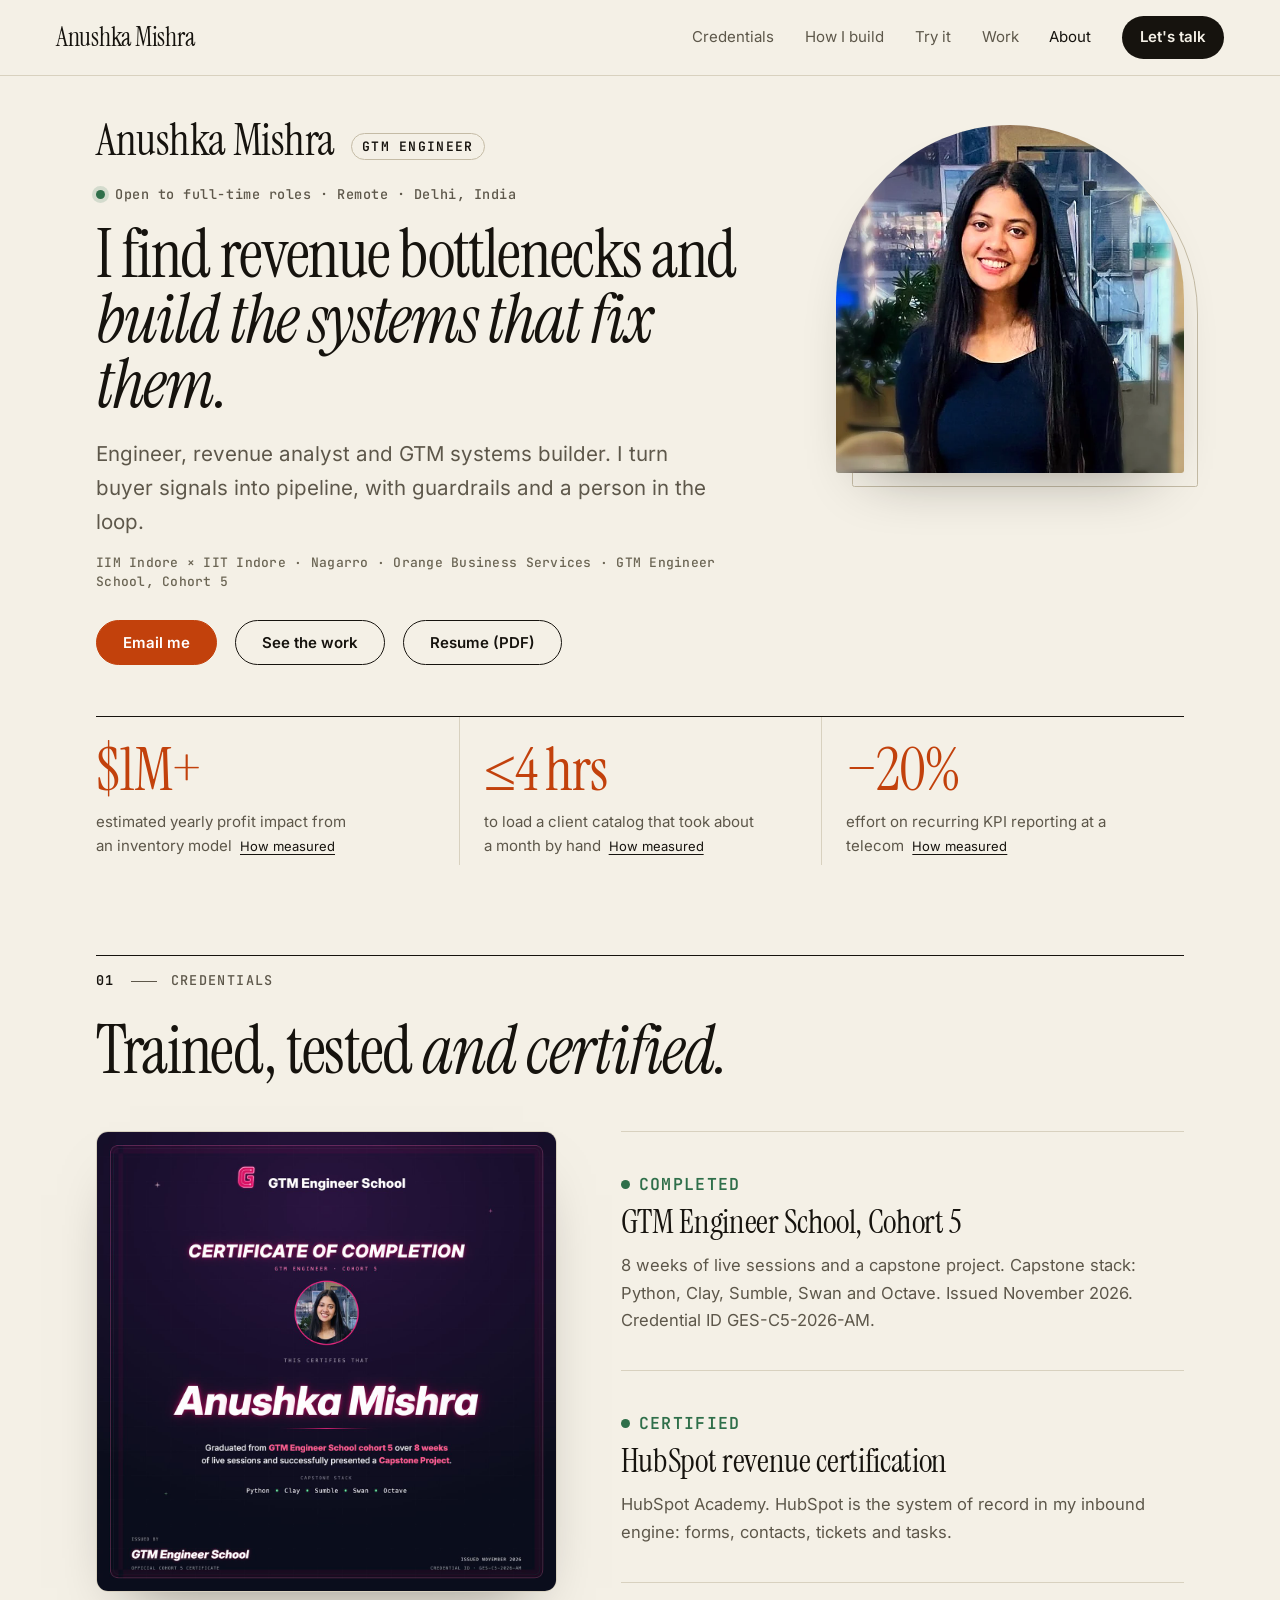
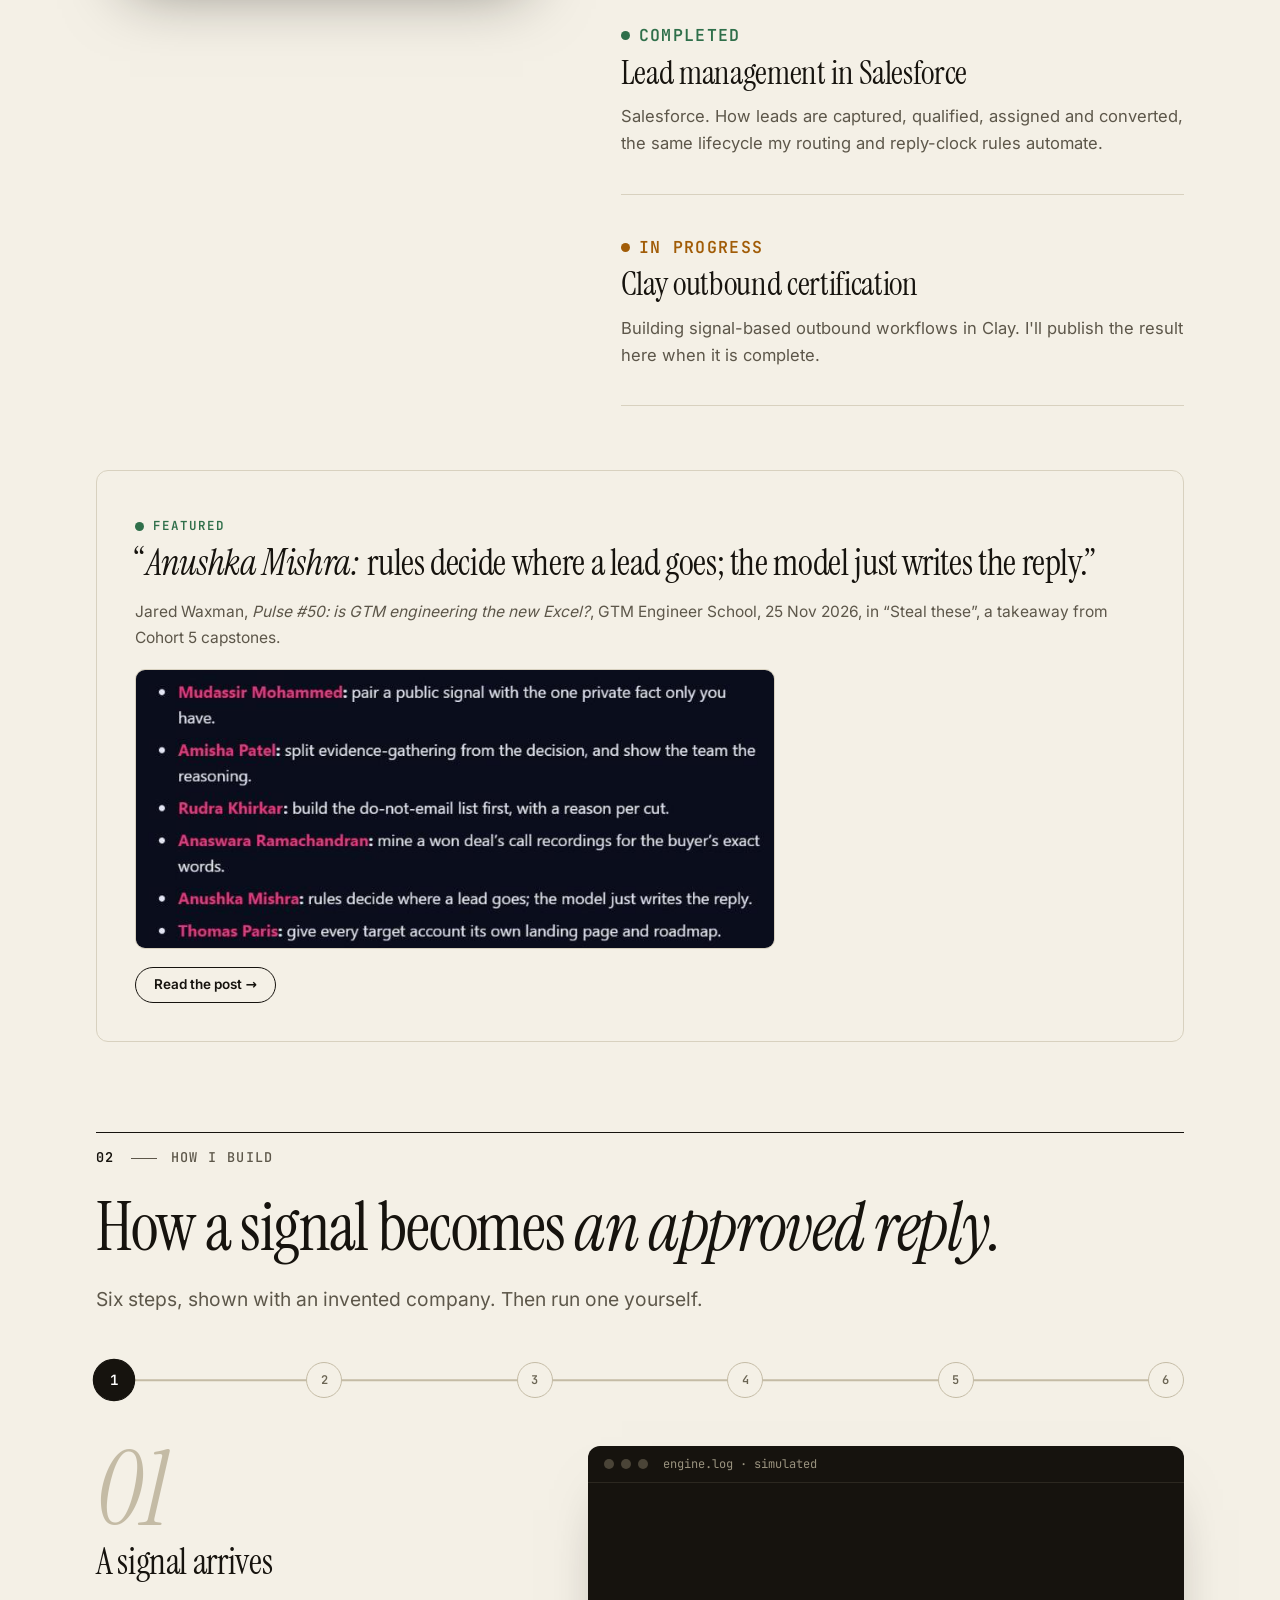
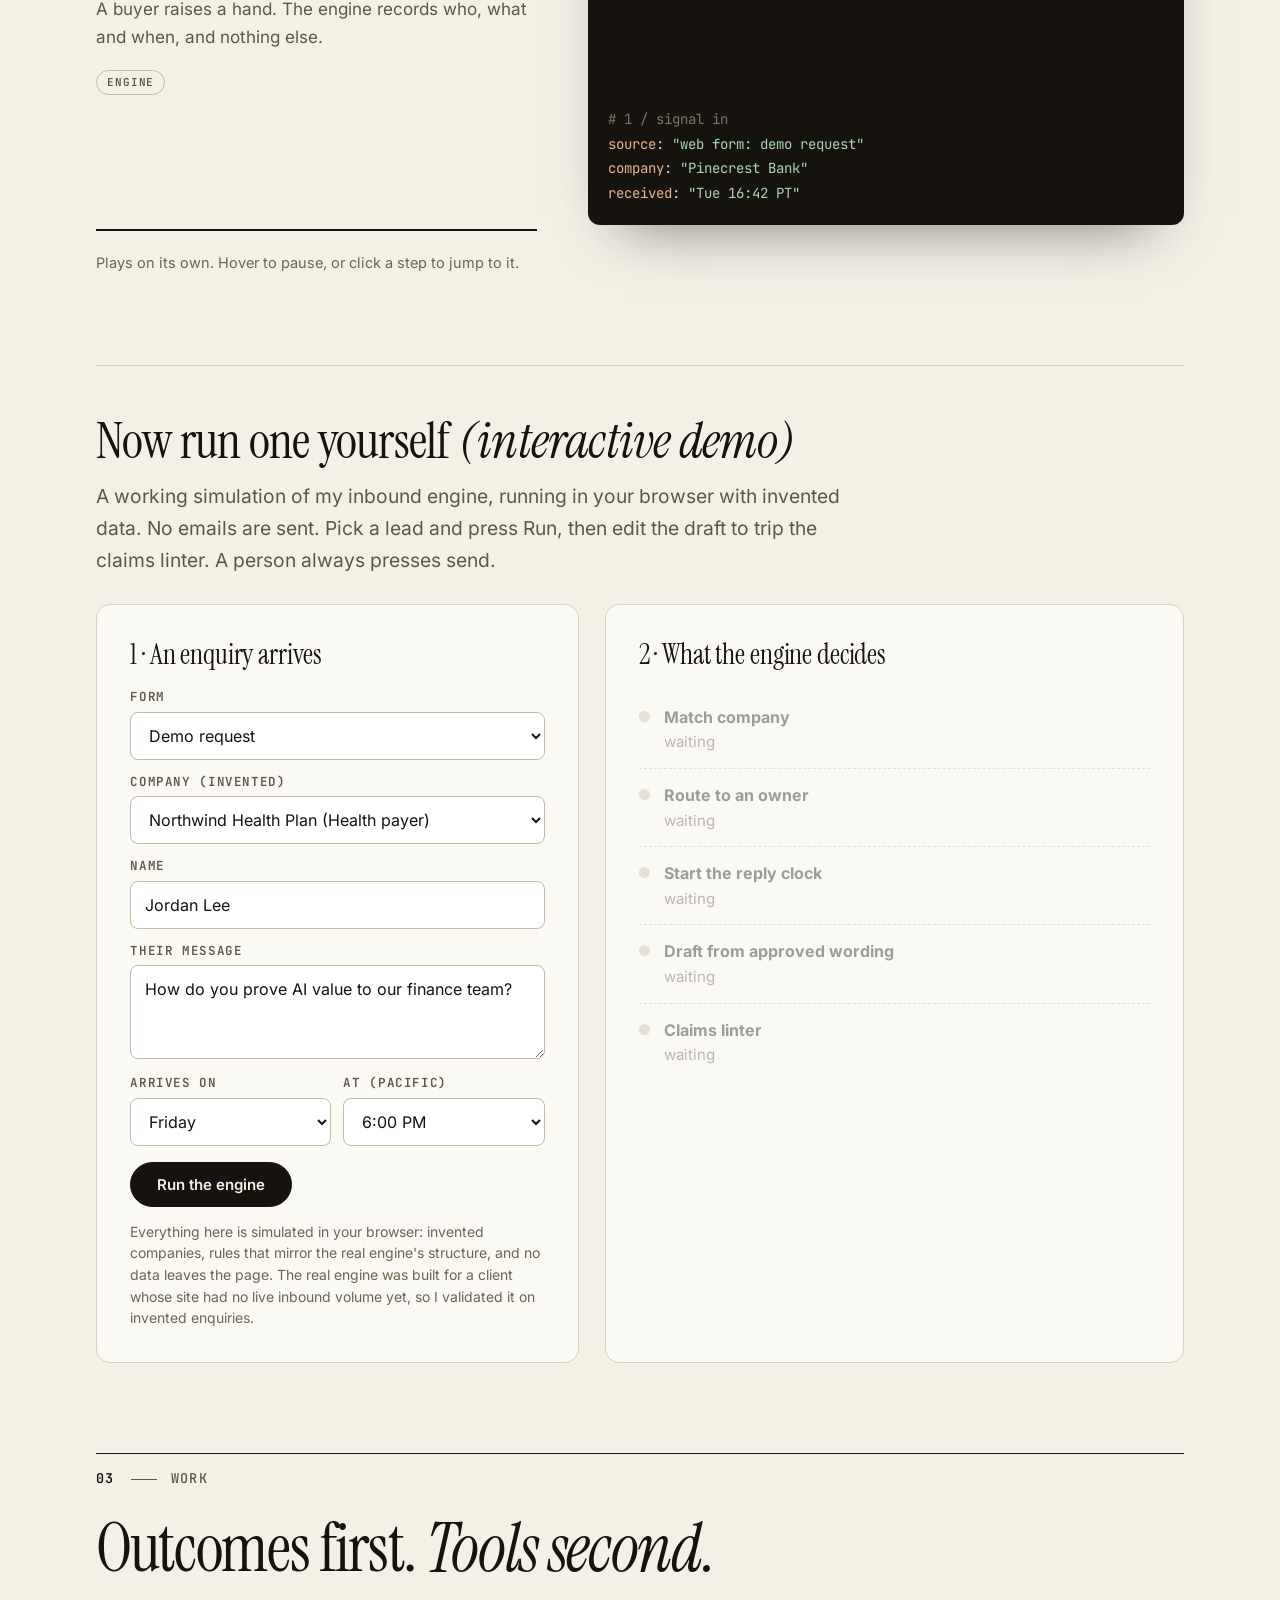
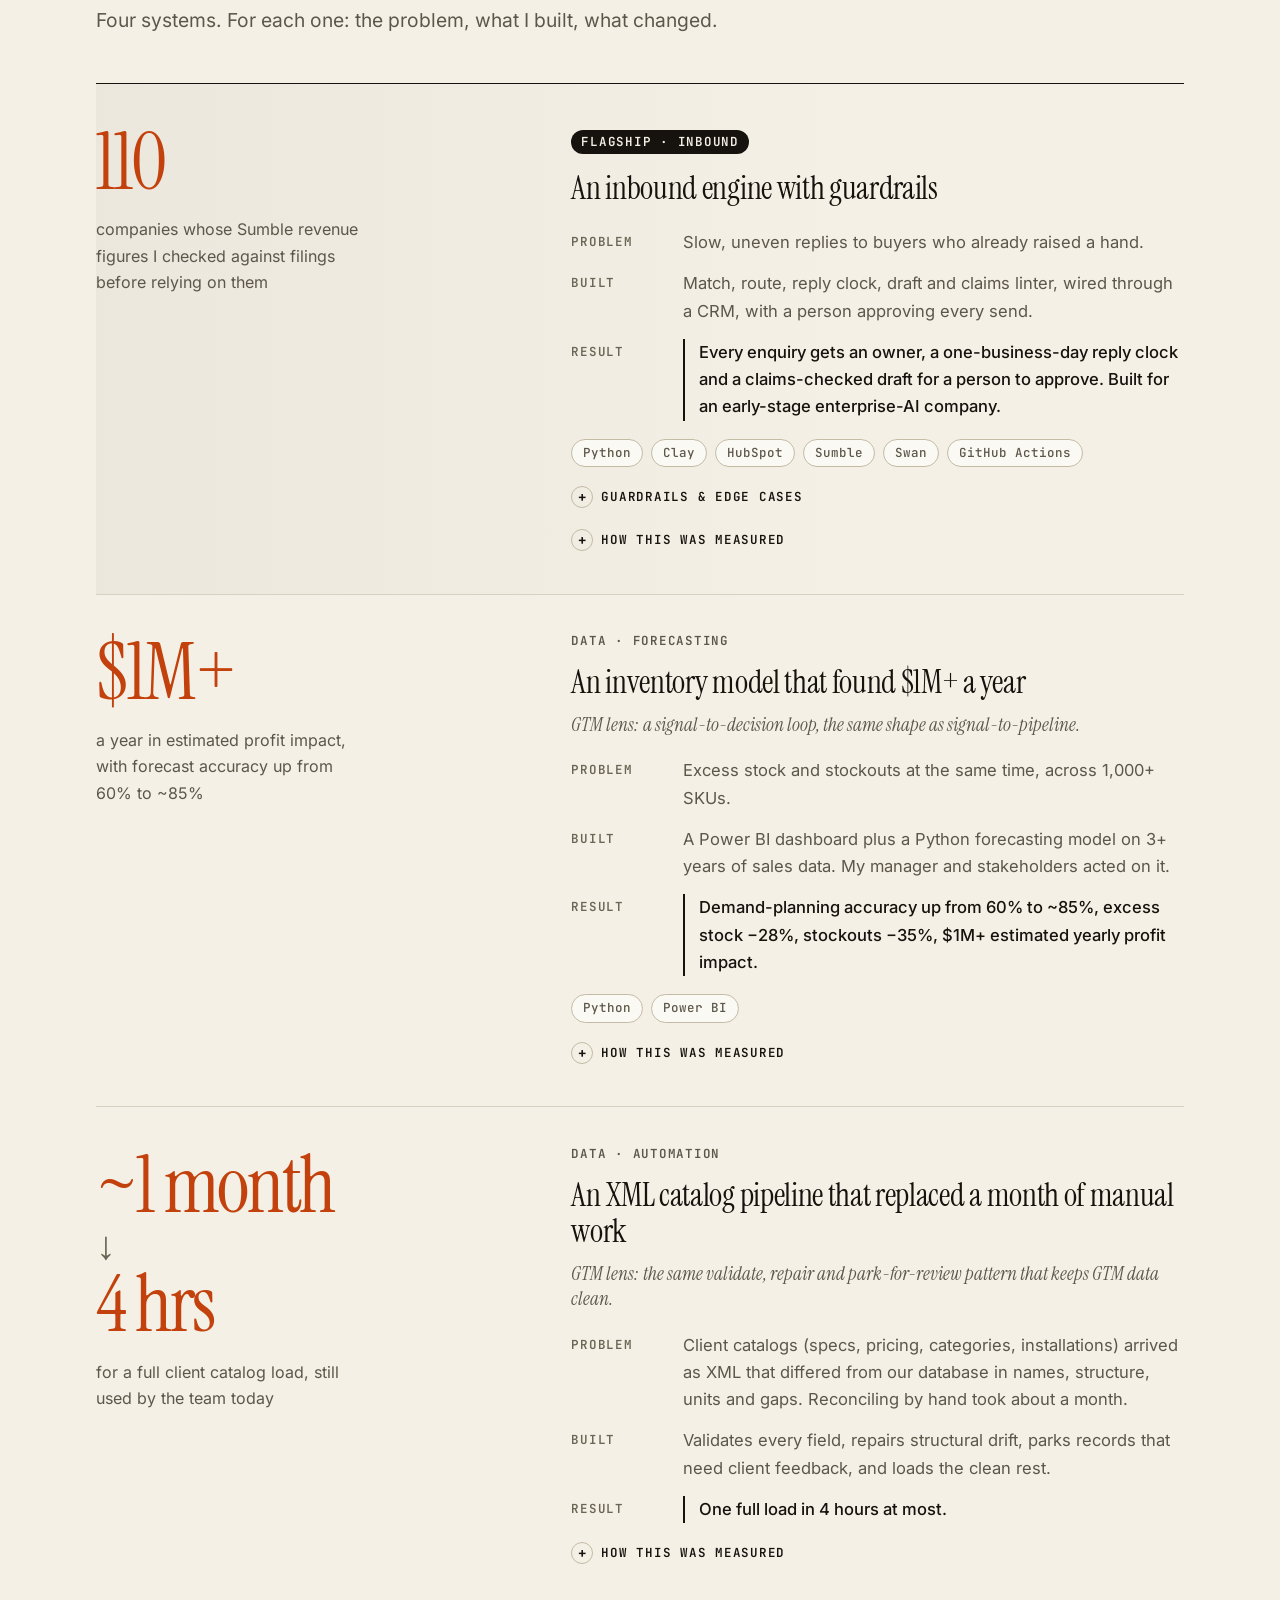
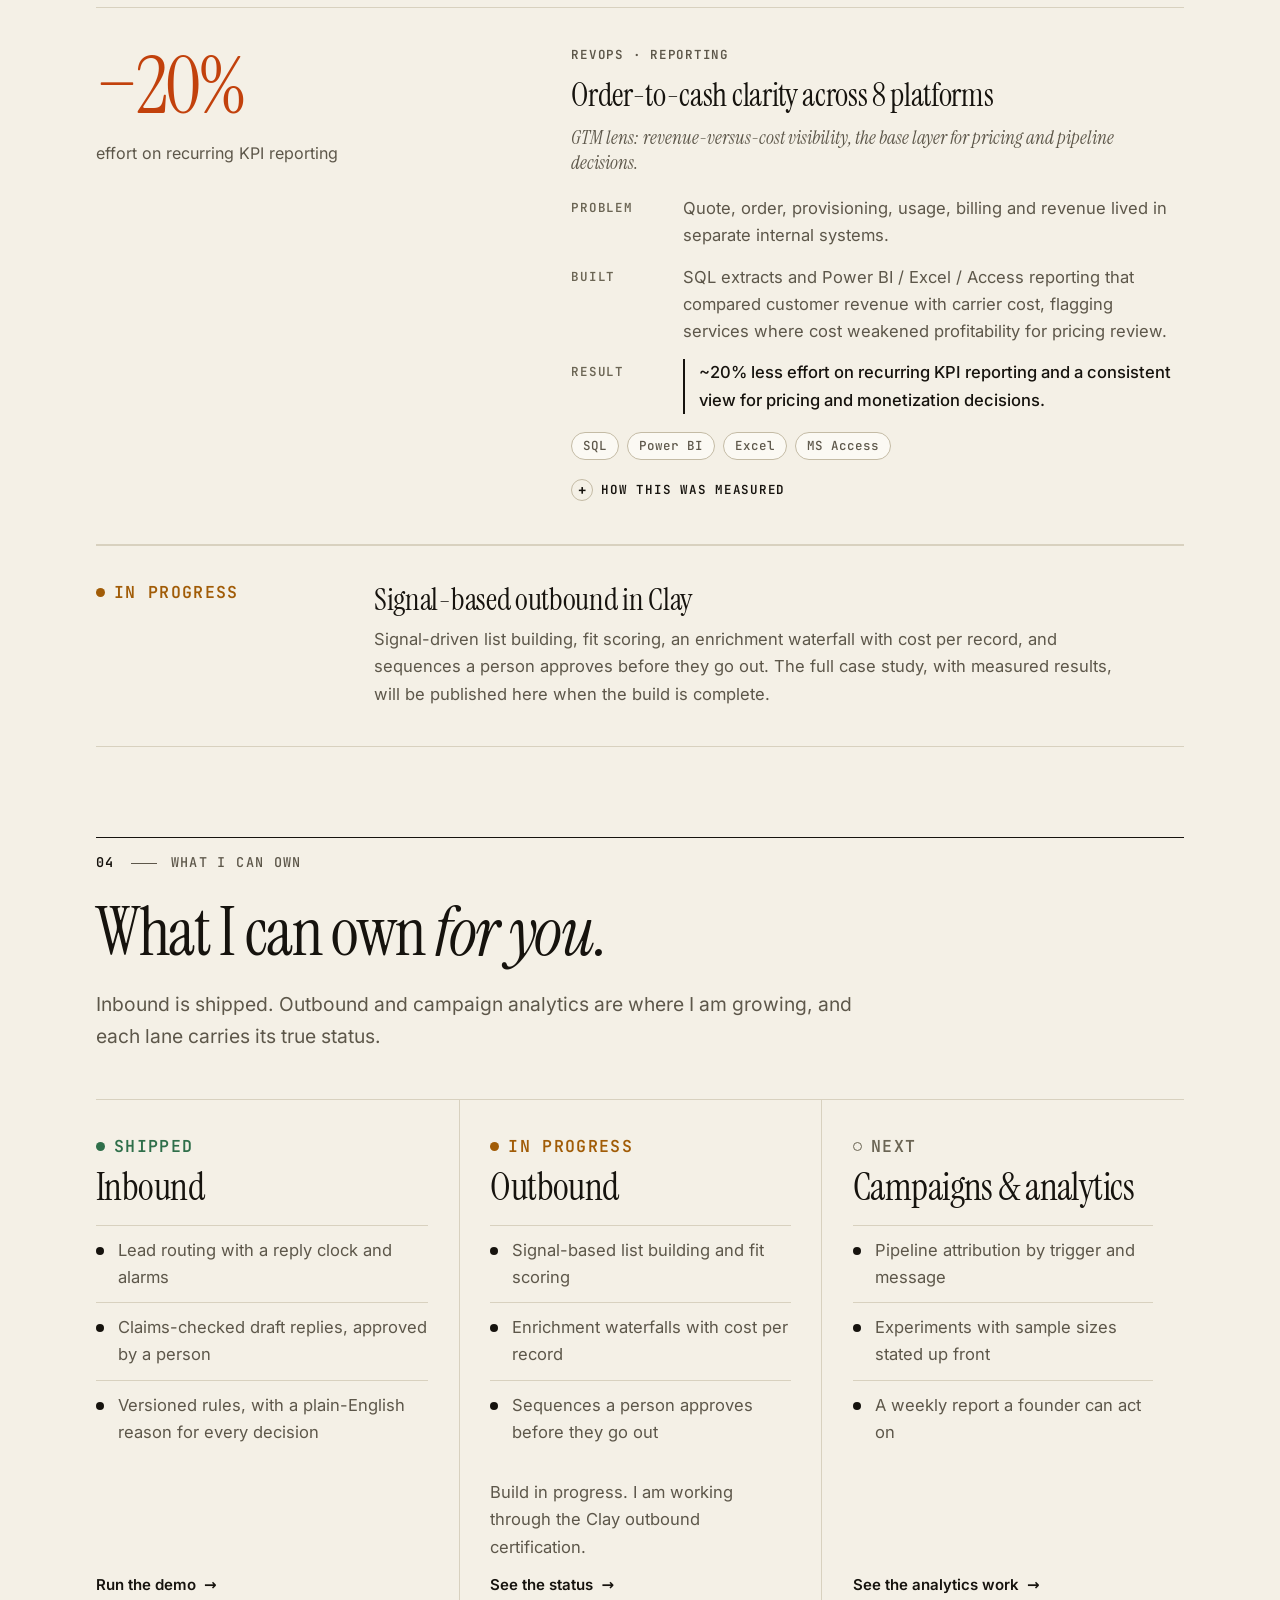
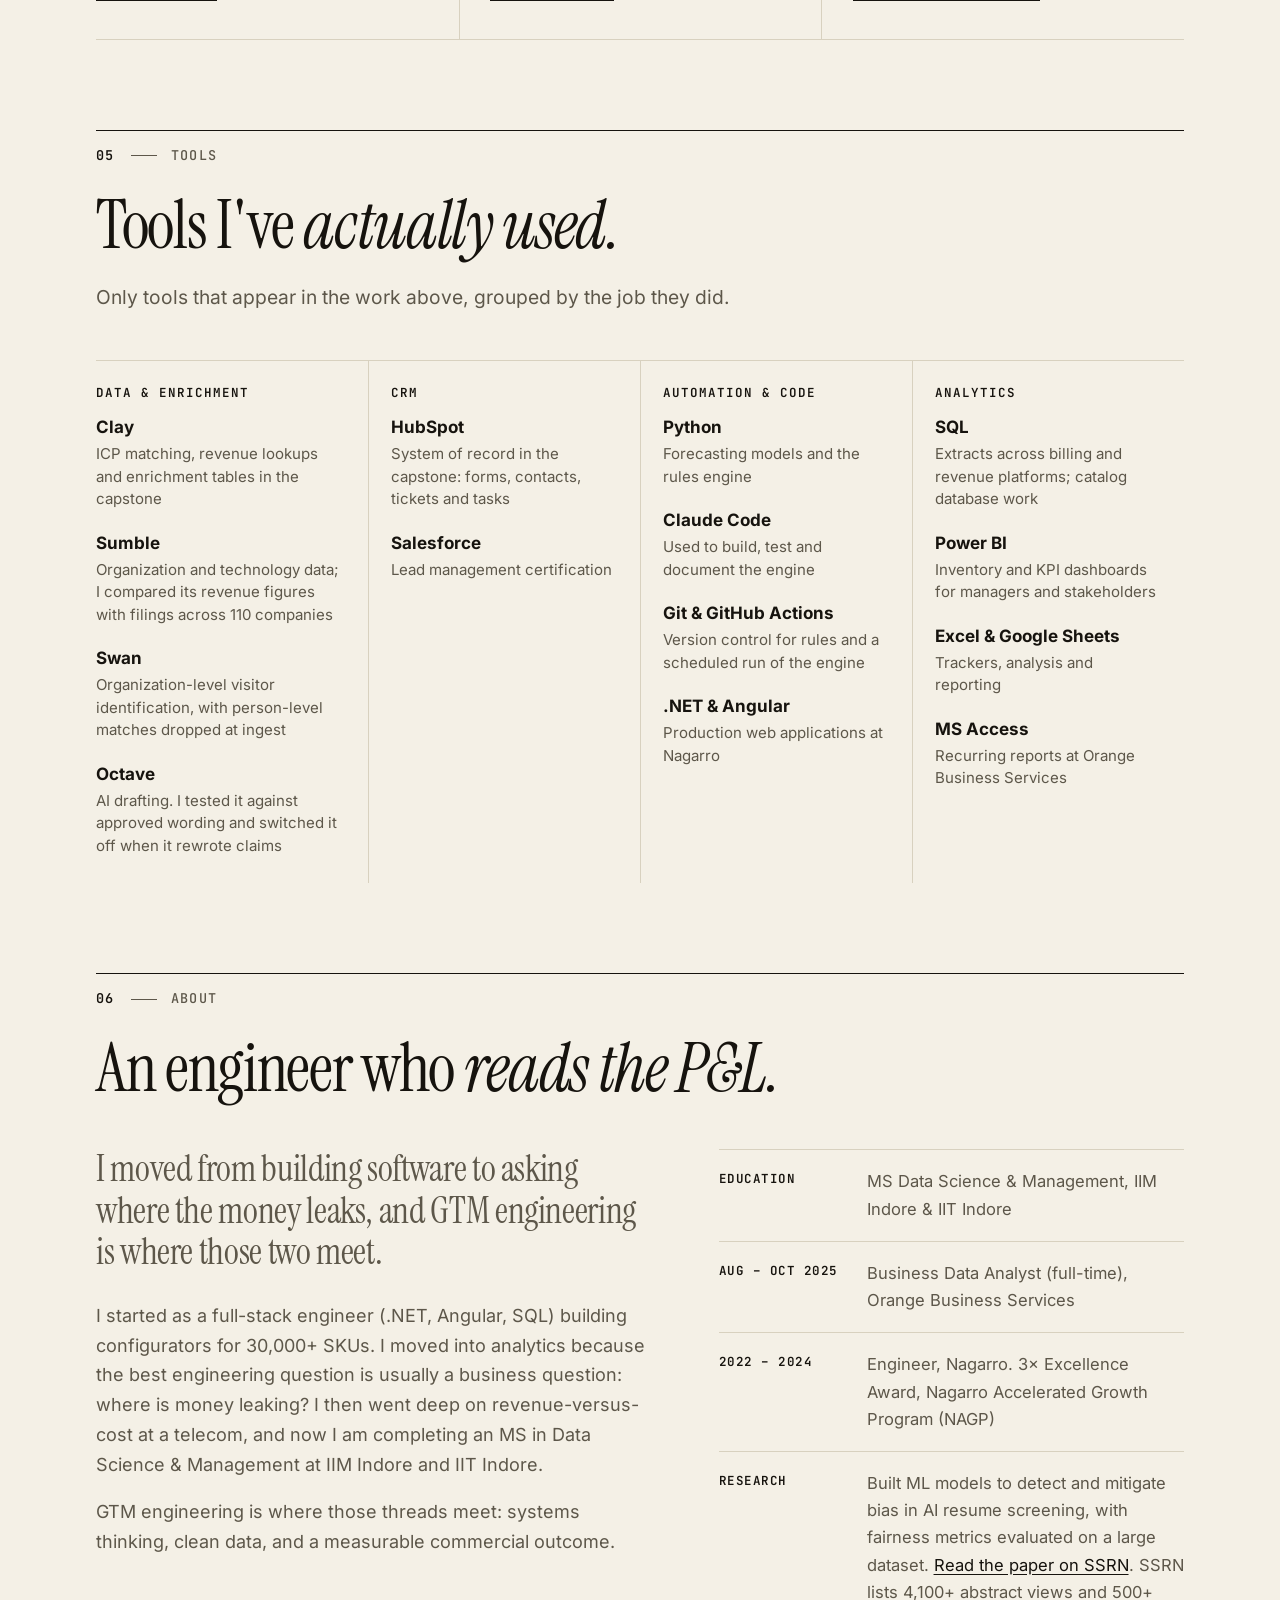
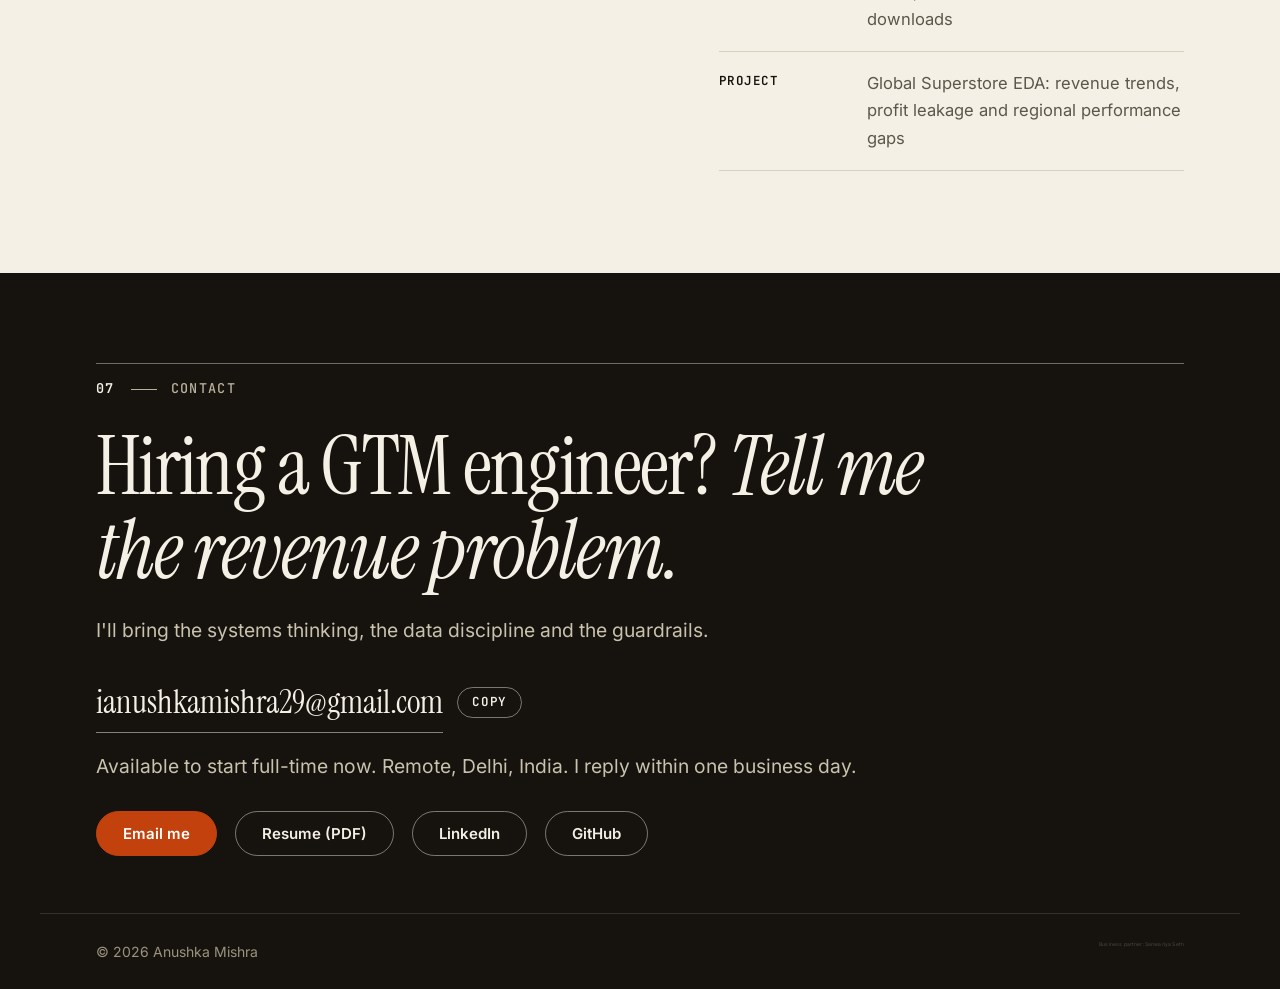
<file: index.html>
<!doctype html>
<html lang="en">
<head>
<meta charset="utf-8">
<meta name="viewport" content="width=device-width, initial-scale=1">
<title>Anushka Mishra | GTM Engineer</title>
<meta name="description" content="GTM engineer building inbound, outbound and campaign systems with guardrails. $1M+ estimated yearly profit impact. Remote, based in Delhi, India.">
<link rel="canonical" href="https://anushkamishra29.github.io/">
<meta property="og:title" content="Anushka Mishra | GTM Engineer">
<meta property="og:description" content="I find revenue bottlenecks and build the systems that fix them. Try the interactive inbound demo.">
<meta property="og:type" content="website">
<meta property="og:url" content="https://anushkamishra29.github.io/">
<meta property="og:image" content="https://anushkamishra29.github.io/og.png">
<meta property="og:image:width" content="1200">
<meta property="og:image:height" content="630">
<meta property="og:image:alt" content="Anushka Mishra, GTM Engineer: I find revenue bottlenecks and build the systems that fix them.">
<meta name="twitter:card" content="summary_large_image">
<meta name="twitter:title" content="Anushka Mishra | GTM Engineer">
<meta name="twitter:description" content="I find revenue bottlenecks and build the systems that fix them.">
<meta name="twitter:image" content="https://anushkamishra29.github.io/og.png">
<meta name="theme-color" content="#f4f0e6">
<link rel="icon" href="favicon.svg" type="image/svg+xml">
<link rel="preload" href="fonts/serif.woff2" as="font" type="font/woff2" crossorigin>
<script>document.documentElement.classList.add("js")</script>
<link rel="stylesheet" href="site.css">
<!-- Analytics: cookie-less GoatCounter, loaded by site.js once ANALYTICS_GOATCOUNTER_CODE is set at the top of site.js. -->
<script type="application/ld+json">
{"@context":"https://schema.org","@type":"Person","name":"Anushka Mishra","jobTitle":"GTM Engineer","url":"https://anushkamishra29.github.io/","image":"https://anushkamishra29.github.io/photo.jpg","address":{"@type":"PostalAddress","addressLocality":"Delhi","addressCountry":"IN"},"sameAs":["https://www.linkedin.com/in/anushka-m-6a635a430/","https://github.com/AnushkaMishra29","https://papers.ssrn.com/sol3/papers.cfm?abstract_id=5160444"],"alumniOf":[{"@type":"CollegeOrUniversity","name":"IIM Indore"},{"@type":"CollegeOrUniversity","name":"IIT Indore"}],"knowsAbout":["GTM engineering","Revenue operations","Lead routing","Demand forecasting","Clay","HubSpot","Python","SQL"]}
</script>
</head>
<body>
<a class="skip" href="#credentials">Skip to content</a>
<div id="progress" aria-hidden="true"></div>

<header class="nav" id="top">
  <a class="brand" href="#top">Anushka Mishra</a>
  <nav aria-label="Primary">
    <a href="#credentials">Credentials</a>
    <a href="#how">How I build</a>
    <a href="#demo">Try it</a>
    <a href="#proof">Work</a>
    <a href="#about">About</a>
    <a class="nav-cta" href="#contact" data-cta="hire">Let's talk</a>
  </nav>
</header>

<main id="main">
<!-- HERO -->
<section class="hero">
  <div class="hero-grid">
    <div class="hero-copy">
      <p class="hero-name">Anushka Mishra<span>GTM Engineer</span></p>
      <p class="status-line"><span class="dot"></span>Open to full-time roles &middot; Remote &middot; Delhi, India</p>
      <h1>I find revenue bottlenecks and <em>build the systems that fix them.</em></h1>
      <p class="lead">Engineer, revenue analyst and GTM systems builder. I turn buyer signals into pipeline, with guardrails and a person in the loop.</p>
      <p class="cred-line">IIM Indore &times; IIT Indore &middot; Nagarro &middot; Orange Business Services &middot; GTM Engineer School, Cohort 5</p>
      <div class="cta-row">
        <a class="btn" href="mailto:ianushkamishra29@gmail.com">Email me</a>
        <a class="btn btn-line" href="#proof">See the work</a>
        <a class="btn btn-line" href="AnushkaMishra_GTM_Engineer_Resume.pdf" target="_blank" rel="noopener" data-cta="resume">Resume (PDF)</a>
      </div>
    </div>
    <figure class="portrait">
      <div class="portrait-art"><div class="portrait-frame"><picture><source srcset="photo.webp" type="image/webp"><img src="photo.jpg" alt="Anushka Mishra" width="640" height="640" fetchpriority="high"></picture></div></div>
    </figure>
  </div>
  <ul class="stats" id="stats">
    <li><b data-count="1" data-prefix="$" data-suffix="M+">$1M+</b><span>estimated yearly profit impact from an inventory model <a class="how-link" href="#case-forecast">How measured</a></span></li>
    <li><b data-count="4" data-prefix="&le;" data-suffix=" hrs">&le;4 hrs</b><span>to load a client catalog that took about a month by hand <a class="how-link" href="#case-catalog">How measured</a></span></li>
    <li><b data-count="20" data-prefix="&minus;" data-suffix="%">&minus;20%</b><span>effort on recurring KPI reporting at a telecom <a class="how-link" href="#case-revops">How measured</a></span></li>
  </ul>
</section>

<!-- CREDENTIALS -->
<section id="credentials" class="section">
  <header class="sec-head">
    <p class="sec-no">01<span>Credentials</span></p>
    <h2>Trained, tested <em>and certified.</em></h2>
  </header>
  <div class="creds">
    <figure class="cert">
      <a href="certificate-ges-cohort5.jpg" target="_blank" rel="noopener">
        <img src="certificate-ges-cohort5.jpg" alt="GTM Engineer School Cohort 5 certificate of completion for Anushka Mishra, issued November 2026" loading="lazy" width="1200" height="1200">
      </a>
    </figure>
    <div class="cred-list">
      <div class="cred">
        <p class="state shipped"><span></span>Completed</p>
        <h3>GTM Engineer School, Cohort 5</h3>
        <p>8 weeks of live sessions and a capstone project. Capstone stack: Python, Clay, Sumble, Swan and Octave. Issued November 2026. Credential ID GES-C5-2026-AM.</p>
      </div>
      <!-- TODO(anushka): add verification link + exact titles for HubSpot and Salesforce once certificates are shared -->
      <div class="cred">
        <p class="state shipped"><span></span>Certified</p>
        <h3>HubSpot revenue certification</h3>
        <p>HubSpot Academy. HubSpot is the system of record in my inbound engine: forms, contacts, tickets and tasks.</p>
      </div>
      <div class="cred">
        <p class="state shipped"><span></span>Completed</p>
        <h3>Lead management in Salesforce</h3>
        <p>Salesforce. How leads are captured, qualified, assigned and converted, the same lifecycle my routing and reply-clock rules automate.</p>
      </div>
      <!-- More certificates (Clay outbound, Clay inbound, ...) are added in app.js, CONFIG.certs. Nothing to edit here. -->
    </div>
  </div>
  <aside class="featured" aria-label="Featured in GTM Engineer School Pulse #50">
    <p class="state shipped"><span></span>Featured</p>
    <blockquote>
      <p>&ldquo;<strong>Anushka Mishra:</strong> rules decide where a lead goes; the model just writes the reply.&rdquo;</p>
    </blockquote>
    <p class="feat-src">Jared Waxman, <em>Pulse #50: is GTM engineering the new Excel?</em>, GTM Engineer School, 25 Nov 2026, in &ldquo;Steal these&rdquo;, a takeaway from Cohort 5 capstones.</p>
    <figure class="feat-shot">
      <a href="https://gtmengineerschool.substack.com/p/pulse-50-is-gtm-engineering-the-new" target="_blank" rel="noopener">
        <img src="pulse50-mention.png" alt="Screenshot of GTM Engineer School Pulse #50, the Steal these list of Cohort 5 capstones, including the line on Anushka Mishra" loading="lazy" width="755" height="330">
      </a>
    </figure>
    <a class="btn btn-small btn-line" href="https://gtmengineerschool.substack.com/p/pulse-50-is-gtm-engineering-the-new" target="_blank" rel="noopener">Read the post &rarr;</a>
  </aside>
</section>

<!-- REVIEWS: hidden until CONFIG.reviews in app.js has at least one entry -->
<section id="reviews" class="section hidden">
  <header class="sec-head">
    <p class="sec-no">&#9733;<span>Reviews</span></p>
    <h2>What people <em>say.</em></h2>
  </header>
  <div class="reviews" id="review-list"></div>
</section>

<!-- HOW I BUILD + TRY IT -->
<section id="how" class="section">
  <header class="sec-head">
    <p class="sec-no">02<span>How I build</span></p>
    <h2>How a signal becomes <em>an approved reply.</em></h2>
    <p class="sub">Six steps, shown with an invented company. Then run one yourself.</p>
  </header>

  <div id="journey" class="journey">
    <div class="j-track" aria-label="Steps in the engine" data-js-only>
      <i class="j-fill"></i>
      <button class="j-node" aria-label="Step 1">1</button><button class="j-node" aria-label="Step 2">2</button><button class="j-node" aria-label="Step 3">3</button><button class="j-node" aria-label="Step 4">4</button><button class="j-node" aria-label="Step 5">5</button><button class="j-node human" aria-label="Step 6">6</button>
      <i class="j-dot"></i>
    </div>
    <div class="j-stage">
      <div class="j-copy">
        <div class="j-card"><span class="big">01</span><h3>A signal arrives</h3><p>A buyer raises a hand. The engine records who, what and when, and nothing else.</p><span class="who">Engine</span></div>
        <div class="j-card"><span class="big">02</span><h3>Match the company</h3><p>Check fit and size band, then screen out do-not-contact, vendors and partners. Ineligible enquiries stop here.</p><span class="who">Engine</span></div>
        <div class="j-card"><span class="big">03</span><h3>Route to an owner</h3><p>Versioned rules, not a language model, decide whose desk it lands on, and the reason is saved in plain English.</p><span class="who">Engine</span></div>
        <div class="j-card"><span class="big">04</span><h3>Start the reply clock</h3><p>A one-business-day deadline in Pacific time. If it slips, an alarm fires.</p><span class="who">Engine</span></div>
        <div class="j-card"><span class="big">05</span><h3>Draft, then lint</h3><p>Wording comes from approved copy. A claims linter blocks prices, guarantees and unverified claims, and fails closed.</p><span class="who">Engine</span></div>
        <div class="j-card"><span class="big">06</span><h3>A person approves and sends</h3><p>The engine never sends. Someone reads the draft, edits it and presses send.</p><span class="who human">Human</span></div>
      </div>
      <div class="term">
        <div class="term-bar"><i></i><i></i><i></i><span>engine.log &middot; simulated</span></div>
        <pre id="j-term" aria-live="off"><span class="ln0"><span class="c"># 1 / signal in</span></span><span class="ln0"><span class="k">source</span>: <span class="s">"web form: demo request"</span></span><span class="ln0"><span class="k">company</span>: <span class="s">"Pinecrest Bank"</span></span><span class="ln0"><span class="k">received</span>: <span class="s">"Tue 16:42 PT"</span></span><span class="ln0"><span class="c"># 2 / match</span></span><span class="ln0"><span class="k">fit</span>: <span class="s">"regional bank, inside the size band"</span></span><span class="ln0"><span class="k">signal</span>: <span class="s">"person-backed enquiry"</span></span><span class="ln0"><span class="k">dnc / vendor / partner</span>: <span class="ok">none</span></span><span class="ln0"><span class="c"># 3 / route</span></span><span class="ln0"><span class="k">rule</span>: <span class="s">"segment = banking"</span></span><span class="ln0"><span class="k">owner</span>: <span class="s">"financial-services desk"</span></span><span class="ln0"><span class="c"># 4 / clock</span></span><span class="ln0"><span class="k">reply_due</span>: <span class="s">"next business day, 17:00 PT"</span></span><span class="ln0"><span class="k">alarm</span>: <span class="n">armed</span></span><span class="ln0"><span class="c"># 5 / draft + lint</span></span><span class="ln0"><span class="k">draft</span>: <span class="s">"from approved wording only"</span></span><span class="ln0"><span class="k">claims_lint</span>: <span class="ok">0 hits &#10003;</span></span><span class="ln0"><span class="c"># 6 / human</span></span><span class="ln0"><span class="k">status</span>: <span class="n">awaiting approval</span></span><span class="ln0"><span class="k">engine_sends</span>: <span class="n">never</span></span><span class="ln0"><span class="k">sent_by</span>: <span class="s">"a person"</span></span></pre>
      </div>
    </div>
    <p class="j-note">Plays on its own. Hover to pause, or click a step to jump to it.</p>
  </div>

  <div id="demo" class="demo-wrap">
    <h3 class="demo-title">Now run one yourself <em>(interactive demo)</em></h3>
    <p class="sub">A working simulation of my inbound engine, running in your browser with invented data. No emails are sent. Pick a lead and press Run, then edit the draft to trip the claims linter. A person always presses send.</p>
    <noscript><p class="fine">The interactive demo needs JavaScript. The six steps above show what it does.</p></noscript>

    <div class="demo">
      <form id="enq" class="panel form" autocomplete="off">
        <h3>1 &middot; An enquiry arrives</h3>
        <label>Form
          <select id="f-type">
            <option value="demo">Demo request</option>
            <option value="briefing">Executive briefing request</option>
            <option value="contact">Contact form</option>
            <option value="partner">Partner enquiry</option>
            <option value="whitepaper">Whitepaper download</option>
            <option value="nda">NDA request</option>
          </select>
        </label>
        <label>Company (invented)
          <select id="f-co"></select>
        </label>
        <label>Name
          <input id="f-name" value="Jordan Lee" maxlength="40">
        </label>
        <label>Their message
          <textarea id="f-msg" rows="3" maxlength="240">How do you prove AI value to our finance team?</textarea>
        </label>
        <div class="two">
          <label>Arrives on
            <select id="f-day">
              <option value="1">Monday</option><option value="2">Tuesday</option><option value="3">Wednesday</option>
              <option value="4">Thursday</option><option value="5" selected>Friday</option><option value="6">Saturday</option><option value="0">Sunday</option>
            </select>
          </label>
          <label>At (Pacific)
            <select id="f-hour"></select>
          </label>
        </div>
        <button class="btn" type="submit">Run the engine</button>
        <p class="fine">Everything here is simulated in your browser: invented companies, rules that mirror the real engine's structure, and no data leaves the page. The real engine was built for a client whose site had no live inbound volume yet, so I validated it on invented enquiries.</p>
      </form>

      <div class="panel out" id="out" aria-live="polite">
        <h3>2 &middot; What the engine decides</h3>
        <ol class="steps" id="steps">
          <li data-s="match"><i></i><div><b>Match company</b><span>waiting</span></div></li>
          <li data-s="route"><i></i><div><b>Route to an owner</b><span>waiting</span></div></li>
          <li data-s="sla"><i></i><div><b>Start the reply clock</b><span>waiting</span></div></li>
          <li data-s="draft"><i></i><div><b>Draft from approved wording</b><span>waiting</span></div></li>
          <li data-s="lint"><i></i><div><b>Claims linter</b><span>waiting</span></div></li>
        </ol>
        <div id="draftbox" class="draftbox hidden">
          <div class="draft-top"><b>3 &middot; Draft staged for a person</b><span id="lintbadge" class="badge">unchecked</span></div>
          <textarea id="draft" rows="9" aria-label="Draft reply, editable"></textarea>
          <div class="draft-actions">
            <button class="btn btn-small btn-line" id="relint" type="button">Re-run linter</button>
            <button class="btn btn-small" id="approve" type="button">Approve</button>
            <button class="btn btn-small btn-line" id="send" type="button" disabled title="Only a human sends, by design">Send (human only)</button>
          </div>
          <p id="status" class="fine"></p>
        </div>
      </div>
    </div>
  </div>
</section>

<!-- WORK -->
<section id="proof" class="section">
  <header class="sec-head">
    <p class="sec-no">03<span>Work</span></p>
    <h2>Outcomes first. <em>Tools second.</em></h2>
    <p class="sub">Four systems. For each one: the problem, what I built, what changed.</p>
  </header>

  <article class="case flagship" id="case-engine">
    <div class="case-metric"><b>110</b><span>companies whose Sumble revenue figures I checked against filings before relying on them</span></div>
    <div class="case-body">
      <p class="tag">Flagship &middot; Inbound</p>
      <h3>An inbound engine with guardrails</h3>
      <dl>
        <dt>Problem</dt><dd>Slow, uneven replies to buyers who already raised a hand.</dd>
        <dt>Built</dt><dd>Match, route, reply clock, draft and claims linter, wired through a CRM, with a person approving every send.</dd>
        <dt>Result</dt><dd class="result">Every enquiry gets an owner, a one-business-day reply clock and a claims-checked draft for a person to approve. Built for an early-stage enterprise-AI company.</dd>
      </dl>
      <ul class="chips"><li>Python</li><li>Clay</li><li>HubSpot</li><li>Sumble</li><li>Swan</li><li>GitHub Actions</li></ul>
      <details class="how"><summary>Guardrails &amp; edge cases</summary><p>Do-not-contact companies, vendors and partners are screened out before anything is drafted. Wording comes from approved copy, and a claims linter blocks prices, guarantees and unverified claims. It fails closed: if its blocklist is missing, nothing is marked clean. The engine never sends. A person approves every reply, and approval and sending are timestamped separately.</p></details>
      <details class="how"><summary>How this was measured</summary><p><b>110 companies:</b> I compared Sumble's revenue figures with company filings across 110 companies. <b>Reply clock:</b> a design target, not a measured outcome. Every enquiry gets a deadline of 17:00 Pacific on the next business day, and an alarm fires if it is missed. The engine was validated on invented enquiries; the client's site had no live inbound volume yet.</p></details>
      <!-- VIDEOS: hidden until CONFIG.videos in app.js has at least one entry -->
      <div id="videos" class="videos hidden"><h4>Watch the walkthrough</h4><div id="video-list" class="video-list"></div></div>
      <!-- TODO(anushka): add the finding of the 110-company check (e.g. how many figures matched within X%), "What I'd do next" (2-3 honest bullets) and an architecture diagram or a Loom walkthrough when ready -->
    </div>
  </article>

  <article class="case" id="case-forecast">
    <div class="case-metric"><b>$1M+</b><span>a year in estimated profit impact, with forecast accuracy up from 60% to ~85%</span></div>
    <div class="case-body">
      <p class="tag">Data &middot; Forecasting</p>
      <h3>An inventory model that found $1M+ a year</h3>
      <p class="lens">GTM lens: a signal-to-decision loop, the same shape as signal-to-pipeline.</p>
      <dl>
        <dt>Problem</dt><dd>Excess stock and stockouts at the same time, across 1,000+ SKUs.</dd>
        <dt>Built</dt><dd>A Power BI dashboard plus a Python forecasting model on 3+ years of sales data. My manager and stakeholders acted on it.</dd>
        <dt>Result</dt><dd class="result">Demand-planning accuracy up from 60% to ~85%, excess stock &minus;28%, stockouts &minus;35%, $1M+ estimated yearly profit impact.</dd>
      </dl>
      <ul class="chips"><li>Python</li><li>Power BI</li></ul>
      <details class="how"><summary>How this was measured</summary><p><b>Profit impact:</b> a calculated estimate of one year of profit from acting on the model's recommendations, worked out with my manager and stakeholders, who acted on it. <b>Accuracy and stock levels:</b> before-and-after comparison on 3+ years of sales data across 1,000+ SKUs.</p></details>
      <!-- TODO(anushka): add accuracy metric name, baseline period and the year of the profit calculation -->
    </div>
  </article>

  <article class="case" id="case-catalog">
    <div class="case-metric"><b>~1 month<i>&darr;</i>4 hrs</b><span>for a full client catalog load, still used by the team today</span></div>
    <div class="case-body">
      <p class="tag">Data &middot; Automation</p>
      <h3>An XML catalog pipeline that replaced a month of manual work</h3>
      <p class="lens">GTM lens: the same validate, repair and park-for-review pattern that keeps GTM data clean.</p>
      <dl>
        <dt>Problem</dt><dd>Client catalogs (specs, pricing, categories, installations) arrived as XML that differed from our database in names, structure, units and gaps. Reconciling by hand took about a month.</dd>
        <dt>Built</dt><dd>Validates every field, repairs structural drift, parks records that need client feedback, and loads the clean rest.</dd>
        <dt>Result</dt><dd class="result">One full load in 4 hours at most.</dd>
      </dl>
      <details class="how"><summary>How this was measured</summary><p><b>Before:</b> reconciling a client catalog by hand took the team about a month. <b>After:</b> a full load, including my review of the output, takes 4 hours at most. This held across many client catalogs, and the team still uses the pipeline.</p></details>
      <!-- TODO(anushka): add the number of catalogs, the date range and the stack used -->
    </div>
  </article>

  <article class="case" id="case-revops">
    <div class="case-metric"><b>&minus;20%</b><span>effort on recurring KPI reporting</span></div>
    <div class="case-body">
      <p class="tag">RevOps &middot; Reporting</p>
      <h3>Order-to-cash clarity across 8 platforms</h3>
      <p class="lens">GTM lens: revenue-versus-cost visibility, the base layer for pricing and pipeline decisions.</p>
      <dl>
        <dt>Problem</dt><dd>Quote, order, provisioning, usage, billing and revenue lived in separate internal systems.</dd>
        <dt>Built</dt><dd>SQL extracts and Power BI / Excel / Access reporting that compared customer revenue with carrier cost, flagging services where cost weakened profitability for pricing review.</dd>
        <dt>Result</dt><dd class="result">~20% less effort on recurring KPI reporting and a consistent view for pricing and monetization decisions.</dd>
      </dl>
      <ul class="chips"><li>SQL</li><li>Power BI</li><li>Excel</li><li>MS Access</li></ul>
      <details class="how"><summary>How this was measured</summary><p><b>~20%:</b> my estimate of the reduction in effort on recurring KPI reports after I consolidated them into one Power BI, Excel and Access workflow. <b>8 platforms:</b> the internal billing, order and revenue systems the extracts drew from. Period: Aug&ndash;Oct 2025, full-time role.</p></details>
      <!-- TODO(anushka): add hours per report before and after, if you have them -->
    </div>
  </article>

  <!-- OUTBOUND SLOT (in progress). When the outbound build is done:
       1. Delete the <aside class="case-soon"> below.
       2. Uncomment the <article> template under it and fill every field with real numbers.
       3. Change the "Four systems" line above to "Five systems", change the Outbound lane to "Shipped"
          (class "state shipped", text "Shipped") and delete its ".plan" line.
  -->
  <aside class="case-soon" id="case-outbound">
    <p class="state progress"><span></span>In progress</p>
    <div>
      <h3>Signal-based outbound in Clay</h3>
      <p>Signal-driven list building, fit scoring, an enrichment waterfall with cost per record, and sequences a person approves before they go out. The full case study, with measured results, will be published here when the build is complete.</p>
    </div>
  </aside>
  <!--
  <article class="case" id="case-outbound-done">
    <div class="case-metric"><b>XX</b><span>ONE MEASURED OUTCOME (e.g. cost per qualified record, reply rate, records enriched)</span></div>
    <div class="case-body">
      <p class="tag">Outbound &middot; Clay</p>
      <h3>TITLE: the outcome, not the tool</h3>
      <p class="lens">GTM lens: one line.</p>
      <dl>
        <dt>Problem</dt><dd>...</dd>
        <dt>Built</dt><dd>...</dd>
        <dt>Result</dt><dd class="result">...</dd>
      </dl>
      <ul class="chips"><li>Clay</li></ul>
      <details class="how"><summary>How this was measured</summary><p>Sample size, period, how the number was calculated.</p></details>
    </div>
  </article>
  -->
</section>

<!-- WHAT I CAN OWN -->
<section id="build" class="section">
  <header class="sec-head">
    <p class="sec-no">04<span>What I can own</span></p>
    <h2>What I can own <em>for you.</em></h2>
    <p class="sub">Inbound is shipped. Outbound and campaign analytics are where I am growing, and each lane carries its true status.</p>
  </header>
  <div class="lanes">
    <article class="lane">
      <p class="state shipped"><span></span>Shipped</p>
      <h3>Inbound</h3>
      <ul class="deliv">
        <li>Lead routing with a reply clock and alarms</li>
        <li>Claims-checked draft replies, approved by a person</li>
        <li>Versioned rules, with a plain-English reason for every decision</li>
      </ul>
      <a class="link-arrow" href="#demo">Run the demo</a>
    </article>
    <article class="lane">
      <p class="state progress"><span></span>In progress</p>
      <h3>Outbound</h3>
      <ul class="deliv">
        <li>Signal-based list building and fit scoring</li>
        <li>Enrichment waterfalls with cost per record</li>
        <li>Sequences a person approves before they go out</li>
      </ul>
      <p class="plan">Build in progress. I am working through the Clay outbound certification.</p>
      <a class="link-arrow" href="#case-outbound">See the status</a>
    </article>
    <article class="lane">
      <p class="state next"><span></span>Next</p>
      <h3>Campaigns &amp; analytics</h3>
      <ul class="deliv">
        <li>Pipeline attribution by trigger and message</li>
        <li>Experiments with sample sizes stated up front</li>
        <li>A weekly report a founder can act on</li>
      </ul>
      <a class="link-arrow" href="#proof">See the analytics work</a>
    </article>
  </div>
</section>

<!-- TOOLS -->
<section id="tools" class="section">
  <header class="sec-head">
    <p class="sec-no">05<span>Tools</span></p>
    <h2>Tools I've <em>actually used.</em></h2>
    <p class="sub">Only tools that appear in the work above, grouped by the job they did.</p>
  </header>
  <!-- TODO(anushka): add a proficiency tag (Daily / Proficient / Familiar) to each tool, then show it in a .lvl span -->
  <div class="toolgrid">
    <div class="tgroup">
      <h3>Data &amp; enrichment</h3>
      <ul>
        <li><b>Clay</b><span>ICP matching, revenue lookups and enrichment tables in the capstone</span></li>
        <li><b>Sumble</b><span>Organization and technology data; I compared its revenue figures with filings across 110 companies</span></li>
        <li><b>Swan</b><span>Organization-level visitor identification, with person-level matches dropped at ingest</span></li>
        <li><b>Octave</b><span>AI drafting. I tested it against approved wording and switched it off when it rewrote claims</span></li>
      </ul>
    </div>
    <div class="tgroup">
      <h3>CRM</h3>
      <ul>
        <li><b>HubSpot</b><span>System of record in the capstone: forms, contacts, tickets and tasks</span></li>
        <li><b>Salesforce</b><span>Lead management certification</span></li>
      </ul>
    </div>
    <div class="tgroup">
      <h3>Automation &amp; code</h3>
      <ul>
        <li><b>Python</b><span>Forecasting models and the rules engine</span></li>
        <li><b>Claude Code</b><span>Used to build, test and document the engine</span></li>
        <li><b>Git &amp; GitHub Actions</b><span>Version control for rules and a scheduled run of the engine</span></li>
        <li><b>.NET &amp; Angular</b><span>Production web applications at Nagarro</span></li>
      </ul>
    </div>
    <div class="tgroup">
      <h3>Analytics</h3>
      <ul>
        <li><b>SQL</b><span>Extracts across billing and revenue platforms; catalog database work</span></li>
        <li><b>Power BI</b><span>Inventory and KPI dashboards for managers and stakeholders</span></li>
        <li><b>Excel &amp; Google Sheets</b><span>Trackers, analysis and reporting</span></li>
        <li><b>MS Access</b><span>Recurring reports at Orange Business Services</span></li>
      </ul>
    </div>
  </div>
</section>

<!-- ABOUT -->
<section id="about" class="section">
  <header class="sec-head">
    <p class="sec-no">06<span>About</span></p>
    <h2>An engineer who <em>reads the P&amp;L.</em></h2>
  </header>
  <div class="about">
    <div class="about-text">
      <p class="pull">I moved from building software to asking where the money leaks, and GTM engineering is where those two meet.</p>
      <p>I started as a full-stack engineer (.NET, Angular, SQL) building configurators for 30,000+ SKUs. I moved into analytics because the best engineering question is usually a business question: where is money leaking? I then went deep on revenue-versus-cost at a telecom, and now I am completing an MS in Data Science &amp; Management at IIM Indore and IIT Indore.</p>
      <p>GTM engineering is where those threads meet: systems thinking, clean data, and a measurable commercial outcome.</p>
    </div>
    <ul class="timeline">
      <li><b>Education</b><span>MS Data Science &amp; Management, IIM Indore &amp; IIT Indore</span></li>
      <li><b>Aug &ndash; Oct 2025</b><span>Business Data Analyst (full-time), Orange Business Services</span></li>
      <li><b>2022 &ndash; 2024</b><span>Engineer, Nagarro. 3&times; Excellence Award, Nagarro Accelerated Growth Program (NAGP)</span></li>
      <li><b>Research</b><span>Built ML models to detect and mitigate bias in AI resume screening, with fairness metrics evaluated on a large dataset. <a href="https://papers.ssrn.com/sol3/papers.cfm?abstract_id=5160444" target="_blank" rel="noopener">Read the paper on SSRN</a>. SSRN lists 4,100+ abstract views and 500+ downloads</span></li>
      <li><b>Project</b><span>Global Superstore EDA: revenue trends, profit leakage and regional performance gaps</span></li>
    </ul>
  </div>
</section>
</main>

<!-- CONTACT -->
<section id="contact" class="contact">
  <div class="contact-in">
    <p class="sec-no inv">07<span>Contact</span></p>
    <h2>Hiring a GTM engineer? <em>Tell me the revenue problem.</em></h2>
    <p class="sub">I'll bring the systems thinking, the data discipline and the guardrails.</p>
    <p class="mailrow"><a id="mailtxt" href="mailto:ianushkamishra29@gmail.com">ianushkamishra29@gmail.com</a><button type="button" id="copymail" hidden>Copy</button></p>
    <p class="sub avail">Available to start full-time now. Remote, Delhi, India. I reply within one business day.</p>
    <div class="cta-row">
      <a class="btn btn-accent" id="mail" href="mailto:ianushkamishra29@gmail.com">Email me</a>
      <!-- TODO(anushka): add a Book a 30-min call button once you have a Cal.com/Calendly link -->
      <a class="btn btn-line-inv" href="AnushkaMishra_GTM_Engineer_Resume.pdf" target="_blank" rel="noopener" data-cta="resume">Resume (PDF)</a>
      <a class="btn btn-line-inv" id="li"href="https://www.linkedin.com/in/anushka-m-6a635a430/" target="_blank" rel="noopener">LinkedIn</a>
      <a class="btn btn-line-inv" id="gh" href="https://github.com/AnushkaMishra29" target="_blank" rel="noopener">GitHub</a>
    </div>
  </div>
  <footer class="foot">
    <span>&copy; <span id="yr"></span> Anushka Mishra</span>
    <span class="dedic">Business partner: Sanwariya Seth</span>
  </footer>
</section>

<a class="sticky-cta" id="sticky" href="mailto:ianushkamishra29@gmail.com">Email me</a>

<script src="app.js"></script>
<script src="site.js"></script>
</body>
</html>
</file>
<file: site.css>
/* ===== Anushka Mishra: editorial portfolio. Paper, ink, one accent. ===== */
@font-face{font-family:"Instrument Serif";src:url(fonts/serif.woff2) format("woff2");font-weight:400;font-style:normal;font-display:swap}
@font-face{font-family:"Instrument Serif";src:url(fonts/serif-italic.woff2) format("woff2");font-weight:400;font-style:italic;font-display:swap}
@font-face{font-family:"Inter";src:url(fonts/inter.woff2) format("woff2");font-weight:100 900;font-style:normal;font-display:swap}
@font-face{font-family:"JetBrains Mono";src:url(fonts/jbmono.woff2) format("woff2");font-weight:100 800;font-style:normal;font-display:swap}

:root{
  --paper:#f4f0e6; --paper2:#ebe5d6; --card:#fbf9f3; --line:#d8d1bf; --line2:#c4bba5;
  --ink:#16130e; --muted:#5d574a; --soft:#6b6554;
  --accent:#c2410c; --accent-soft:#f1d9c6; --ok:#2f6f4a; --warn:#a15c07; --bad:#b3261e;
  --serif:"Instrument Serif","Times New Roman",serif; --sans:"Inter",system-ui,-apple-system,"Segoe UI",sans-serif; --mono:"JetBrains Mono",ui-monospace,Consolas,monospace;
  --wrap:1200px; --pad:clamp(20px,5vw,56px);
}
*{box-sizing:border-box}
html{scroll-behavior:smooth;-webkit-text-size-adjust:100%}
body{margin:0;background:var(--paper);color:var(--ink);font:400 18px/1.65 var(--sans);-webkit-font-smoothing:antialiased;overflow-x:clip;font-feature-settings:"cv11","ss03"}
a{color:inherit}
img{max-width:100%;display:block}
::selection{background:var(--accent);color:#fff}
.hidden{display:none!important}
button,input,select,textarea{font-family:inherit}
main,.contact-in,.foot{max-width:var(--wrap);margin:0 auto;padding-inline:var(--pad)}
#progress{position:fixed;top:0;left:0;height:2px;width:0;z-index:30;background:var(--accent)}

/* ---------- nav ---------- */
.nav{position:sticky;top:0;z-index:20;display:flex;justify-content:space-between;align-items:center;gap:16px;padding:16px var(--pad);background:rgba(244,240,230,.86);backdrop-filter:blur(10px);border-bottom:1px solid var(--line)}
.brand{font:400 26px/1 var(--serif);text-decoration:none;letter-spacing:-.01em}
.nav nav{display:flex;align-items:center;gap:clamp(16px,2.4vw,34px)}
.nav nav a{font-size:15px;text-decoration:none;color:var(--muted);transition:color .2s}
.nav nav a:hover,.nav nav a.cur{color:var(--ink)}
.nav .nav-cta{color:var(--paper);background:var(--ink);padding:9px 18px;border-radius:999px;font-weight:600}
.nav .nav-cta:hover{background:var(--accent);color:#fff}
@media (max-width:860px){.nav nav a:not(.nav-cta){display:none}}

/* ---------- type ---------- */
h1,h2,h3{margin:0;font-weight:400}
h1,h2{font-family:var(--serif);letter-spacing:-.02em;line-height:.98}
h1 em,h2 em{font-style:italic;color:var(--accent)}
h1{font-size:clamp(42px,5.2vw,80px)}
h2{font-size:clamp(40px,5.2vw,80px);margin:0 0 22px;line-height:1.02}
h3{font:600 20px/1.3 var(--sans);letter-spacing:-.012em}
.lead{font-size:clamp(18px,1.6vw,21px);color:var(--muted);max-width:34em}
.sub{font-size:clamp(18px,1.5vw,20px);color:var(--muted);max-width:40em;margin:0}
.fine{font-size:14px;color:var(--soft);margin:14px 0 0;line-height:1.55}
.tag{font:600 12.5px/1 var(--mono);letter-spacing:.06em;text-transform:uppercase;color:var(--accent);margin:0 0 16px}

/* ---------- buttons ---------- */
.btn{display:inline-flex;align-items:center;gap:8px;padding:14px 26px;border-radius:999px;border:1.5px solid var(--ink);background:var(--ink);color:var(--paper);font:600 15px/1 var(--sans);text-decoration:none;cursor:pointer;transition:background .2s,color .2s,border-color .2s,transform .2s}
.btn:hover{background:var(--accent);border-color:var(--accent);color:#fff;transform:translateY(-2px)}
.btn:disabled{opacity:.4;cursor:not-allowed;transform:none}
.btn-line{background:transparent;color:var(--ink)}
.btn-line:hover{background:var(--ink);border-color:var(--ink);color:var(--paper)}
.btn-small{padding:10px 18px;font-size:13.5px}
.btn-accent{background:var(--accent);border-color:var(--accent);color:#fff}
.btn-accent:hover{background:#fff;border-color:#fff;color:var(--ink)}
.btn-line-inv{background:transparent;color:var(--paper);border-color:rgba(244,240,230,.45)}
.btn-line-inv:hover{background:var(--paper);border-color:var(--paper);color:var(--ink)}
.link-arrow{display:inline-flex;align-items:center;gap:8px;font-weight:600;font-size:15px;text-decoration:none;border-bottom:1.5px solid var(--ink);padding-bottom:2px;transition:color .2s,border-color .2s}
.link-arrow::after{content:"\2192";transition:transform .2s}
.link-arrow:hover{color:var(--accent);border-color:var(--accent)}
.link-arrow:hover::after{transform:translateX(4px)}
.cta-row{display:flex;flex-wrap:wrap;align-items:center;gap:14px 18px;margin:28px 0 0}

/* ---------- hero ---------- */
.hero{padding:clamp(24px,3.4vw,52px) 0 0}
.hero-grid{display:grid;grid-template-columns:minmax(0,1.4fr) minmax(0,.72fr);gap:clamp(28px,5vw,80px);align-items:center}
.status-line{display:inline-flex;align-items:center;gap:10px;font:500 13.5px/1 var(--mono);letter-spacing:.04em;color:var(--muted);margin:0 0 20px}
.dot{width:9px;height:9px;border-radius:50%;background:var(--ok);box-shadow:0 0 0 4px rgba(47,111,74,.16);animation:pulse 2.4s ease-in-out infinite}
@keyframes pulse{50%{box-shadow:0 0 0 8px rgba(47,111,74,0)}}
.hero .lead{margin:22px 0 0}
.portrait{margin:0;position:relative}
.portrait-frame{position:relative;border-radius:999px 999px 14px 14px;overflow:hidden;aspect-ratio:1/1;background:var(--paper2);box-shadow:0 30px 60px -34px rgba(22,19,14,.45)}
.portrait-frame img{width:100%;height:100%;object-fit:cover;object-position:center 20%}
.portrait-art{position:relative}
.portrait-art::before{content:"";position:absolute;inset:16px -14px -14px 16px;border:1.5px solid var(--accent);border-radius:999px 999px 14px 14px}
.portrait-frame{z-index:1}
.portrait figcaption{margin-top:26px;display:flex;flex-direction:column;gap:2px}
.portrait figcaption b{font:400 26px/1.1 var(--serif)}
.portrait figcaption span{font-size:13px;color:var(--muted)}
.stats{list-style:none;margin:clamp(32px,4vw,56px) 0 0;padding:0;display:grid;grid-template-columns:repeat(4,1fr);border-top:1.5px solid var(--ink)}
.stats li{padding:24px 24px 6px 0}
.stats li+li{padding-left:24px;border-left:1px solid var(--line)}
.stats b{display:block;font:400 clamp(44px,4.6vw,68px)/1 var(--serif);letter-spacing:-.02em}
.stats span{display:block;margin-top:10px;font-size:15px;color:var(--muted);max-width:18em}
@media (max-width:900px){
  .hero-grid{grid-template-columns:1fr}
  .portrait{max-width:300px;margin-right:14px}
  .stats{grid-template-columns:1fr 1fr}
  .stats li:nth-child(3){padding-left:0;border-left:0}
  .stats li:nth-child(n+3){border-top:1px solid var(--line);margin-top:20px}
}

/* ---------- sections ---------- */
.section{padding:clamp(60px,7vw,104px) 0 0}
.sec-head{margin-bottom:clamp(28px,3.6vw,52px)}
.sec-no{display:flex;align-items:center;gap:16px;margin:0 0 clamp(18px,2.4vw,30px);padding-top:18px;border-top:1.5px solid var(--ink);position:relative;font:600 13.5px/1 var(--mono);letter-spacing:.1em;text-transform:uppercase;color:var(--ink)}
.sec-no span{color:var(--muted);font-weight:500}
.sec-no span::before{content:"";display:inline-block;width:26px;height:1px;background:var(--muted);vertical-align:middle;margin-right:14px}

/* ---------- proof: ruled case rows ---------- */
.case{display:grid;grid-template-columns:minmax(0,.9fr) minmax(0,1.3fr);gap:clamp(24px,4vw,64px);padding:clamp(28px,3.2vw,44px) 0;border-top:1px solid var(--line)}
.case:last-of-type{border-bottom:1px solid var(--line)}
.case-metric b{display:block;font:400 clamp(52px,6.2vw,96px)/.95 var(--serif);letter-spacing:-.03em;color:var(--ink)}
.case-metric b i{font-style:normal;display:block;font-size:.5em;color:var(--accent);line-height:1.1}
.case-metric span{display:block;margin-top:16px;max-width:17em;color:var(--muted);font-size:16px}
.case-body h3{font:400 clamp(26px,2.5vw,34px)/1.15 var(--serif);letter-spacing:-.01em;margin-bottom:22px;max-width:20em}
.case dl{margin:0;display:grid;grid-template-columns:92px 1fr;gap:14px 20px}
.case dt{font:600 12.5px/2 var(--mono);letter-spacing:.06em;text-transform:uppercase;color:var(--soft)}
.case dd{margin:0;color:var(--muted);font-size:16.5px}
.case dd.result{color:var(--ink);font-weight:500;border-left:2px solid var(--accent);padding-left:14px}
@media (max-width:860px){.case{grid-template-columns:1fr}.case dl{grid-template-columns:1fr;gap:4px}.case dd{margin-bottom:12px}}

/* ---------- range ---------- */
.lanes{display:grid;grid-template-columns:repeat(3,1fr);border-top:1px solid var(--line);border-bottom:1px solid var(--line)}
.lane{padding:clamp(26px,3vw,44px) clamp(20px,2.4vw,36px);display:flex;flex-direction:column;gap:12px}
.lane+.lane{border-left:1px solid var(--line)}
.lane:first-child{padding-left:0}
.lane h3{font:400 clamp(30px,3vw,44px)/1.05 var(--serif);letter-spacing:-.015em}
.lane p{margin:0;color:var(--muted);font-size:16.5px}
.lane .link-arrow{align-self:flex-start;margin-top:auto}
.state{display:inline-flex;align-items:center;gap:9px;margin:0 0 4px;font:600 12.5px/1 var(--mono);letter-spacing:.08em;text-transform:uppercase}
.state span{width:9px;height:9px;border-radius:50%;background:currentColor}
.state.shipped{color:var(--ok)}
.state.progress{color:var(--warn)}
.state.next{color:var(--soft)}
.state.next span{background:transparent;border:1.5px solid currentColor}
.lane p.state,.cred p.state{color:inherit}
.lane p.state.shipped,.cred p.state.shipped{color:var(--ok)}
.lane p.state.progress,.cred p.state.progress{color:var(--warn)}
.lane p.state.next{color:var(--soft)}
@media (max-width:860px){.lanes{grid-template-columns:1fr}.lane+.lane{border-left:0;border-top:1px solid var(--line)}.lane:first-child{padding-left:clamp(20px,2.4vw,36px)}.lane{padding-left:0!important}}

/* ---------- journey ---------- */
.j-track{position:relative;display:flex;justify-content:space-between;align-items:center;margin:0 0 clamp(28px,4vw,48px)}
.j-track::before{content:"";position:absolute;left:18px;right:18px;top:50%;height:1.5px;background:var(--line2);transform:translateY(-50%)}
.j-fill{position:absolute;left:18px;top:50%;height:1.5px;width:calc((100% - 36px) * var(--jp,0));background:var(--accent);transform:translateY(-50%)}
.j-node{position:relative;z-index:1;width:36px;height:36px;border-radius:50%;display:grid;place-items:center;padding:0;background:var(--paper);border:1.5px solid var(--line2);font:600 12px/1 var(--mono);color:var(--soft);cursor:pointer;transition:all .35s}
.j-node:hover{border-color:var(--ink);color:var(--ink)}
.j-node.done{border-color:var(--accent);color:var(--accent)}
.j-node.on{background:var(--accent);border-color:var(--accent);color:#fff;transform:scale(1.18)}
.j-node.human.on{background:var(--ink);border-color:var(--ink)}
.j-dot{position:absolute;top:50%;left:calc(18px + (100% - 36px) * var(--jp,0));width:10px;height:10px;margin:-5px 0 0 -5px;border-radius:50%;background:var(--ink);z-index:2;pointer-events:none}
.j-fill,.j-dot{transition:width .9s cubic-bezier(.3,.8,.2,1),left .9s cubic-bezier(.3,.8,.2,1)}
.j-stage{display:grid;grid-template-columns:minmax(0,.85fr) minmax(0,1.15fr);gap:clamp(24px,4vw,64px);align-items:stretch}
.j-copy{position:relative}
.js .j-copy{min-height:280px}
.j-card{margin:0 0 30px}
[data-js-only]{display:none}
.js [data-js-only]{display:flex}
.js .j-card{position:absolute;inset:0;opacity:0;transform:translateY(18px);pointer-events:none;margin:0;transition:opacity .5s,transform .5s}
.js .j-card.on{opacity:1;transform:none;pointer-events:auto}
.j-card .big{display:block;font:italic 400 clamp(72px,8vw,120px)/.85 var(--serif);color:var(--accent);margin-bottom:10px}
.j-card h3{font:400 clamp(28px,2.8vw,38px)/1.1 var(--serif);margin-bottom:12px;letter-spacing:-.01em}
.j-card p{color:var(--muted);max-width:30em;margin:0 0 14px;font-size:17px}
.j-card .who{display:inline-block;font:600 11px/1 var(--mono);letter-spacing:.08em;text-transform:uppercase;padding:6px 10px;border:1px solid var(--line2);border-radius:99px;color:var(--muted)}
.j-card .who.human{color:var(--paper);background:var(--ink);border-color:var(--ink)}
.j-card.on::after{content:"";position:absolute;left:0;bottom:-6px;height:2px;width:100%;transform-origin:left;background:var(--accent);animation:jbar 3.6s linear forwards}
.journey.paused .j-card.on::after{animation-play-state:paused}
@keyframes jbar{from{transform:scaleX(0)}to{transform:scaleX(1)}}
.term{background:var(--ink);border-radius:12px;overflow:hidden;box-shadow:0 30px 60px -34px rgba(22,19,14,.6)}
.term-bar{display:flex;align-items:center;gap:7px;padding:12px 16px;border-bottom:1px solid #2c2820;font:12px/1 var(--mono);color:#9a937f}
.term-bar i{width:10px;height:10px;border-radius:50%;background:#4a4437}
.term-bar span{margin-left:8px}
.term pre{margin:0;padding:20px;height:clamp(250px,38vh,360px);display:flex;flex-direction:column;justify-content:flex-end;overflow:hidden;overflow-wrap:anywhere;white-space:pre-wrap;font:14px/1.75 var(--mono);color:#d9d3c3;-webkit-mask-image:linear-gradient(180deg,transparent,#000 22%);mask-image:linear-gradient(180deg,transparent,#000 22%)}
.term .ln{display:block;animation:lnin .35s both}
@keyframes lnin{from{opacity:0;transform:translateX(-6px)}}
.term .k{color:#e8b48a}.term .s{color:#a9d6b0}.term .n{color:#f0c36d}.term .c{color:#7d7667}.term .ok{color:#8ad1a0}
.j-note{margin:26px 0 0;font-size:14.5px;color:var(--soft)}
@media (max-width:860px){.j-stage{grid-template-columns:minmax(0,1fr)}.j-copy{min-height:260px}.term pre{font-size:12.5px;height:260px}}

/* ---------- demo ---------- */
.demo{display:grid;grid-template-columns:minmax(0,5fr) minmax(0,6fr);gap:clamp(16px,2vw,28px)}
.demo>*{min-width:0}
.panel{background:var(--card);border:1px solid var(--line);border-radius:14px;padding:clamp(22px,2.6vw,34px)}
.panel h3{margin-bottom:20px;font:400 clamp(24px,2.2vw,30px)/1.15 var(--serif);letter-spacing:-.005em}
.form label{display:block;font:600 12.5px/1 var(--mono);letter-spacing:.05em;text-transform:uppercase;color:var(--muted);margin:0 0 16px}
.form select,.form input,.form textarea,.draftbox textarea{width:100%;margin-top:8px;background:#fff;color:var(--ink);border:1px solid var(--line2);border-radius:8px;padding:12px 14px;font:400 16px/1.4 var(--sans);text-transform:none;letter-spacing:0}
.form select:focus,.form input:focus,.form textarea:focus,.draftbox textarea:focus{outline:2px solid var(--accent);outline-offset:1px}
.two{display:grid;grid-template-columns:1fr 1fr;gap:12px}
.steps{list-style:none;margin:0;padding:0}
.steps li{display:flex;gap:14px;padding:13px 0;border-bottom:1px dashed var(--line2);opacity:.4;transition:opacity .3s}
.steps li:last-child{border:0}
.steps li i{flex:none;width:11px;height:11px;border-radius:50%;margin-top:7px;background:var(--line2)}
.steps li.on{opacity:1}
.steps li.on i{background:var(--ok)}
.steps li.bad i{background:var(--bad)}
.steps li.warn i{background:var(--warn)}
.steps b{display:block;font-size:16px}
.steps span{display:block;color:var(--muted);font-size:15px}
.draftbox{margin-top:20px;border-top:1px solid var(--line);padding-top:18px}
.draft-top{display:flex;justify-content:space-between;align-items:center;gap:10px;margin-bottom:10px}
.draftbox textarea{font:13.5px/1.6 var(--mono)}
.draft-actions{display:flex;gap:8px;margin-top:12px;flex-wrap:wrap}
.badge{font:600 12px/1 var(--mono);letter-spacing:.04em;padding:6px 10px;border-radius:999px;border:1px solid var(--line2);color:var(--muted)}
.badge.ok{color:var(--ok);border-color:var(--ok)}
.badge.bad{color:var(--bad);border-color:var(--bad)}
@media (max-width:860px){.demo{grid-template-columns:minmax(0,1fr)}}

/* ---------- credentials ---------- */
.creds{display:grid;grid-template-columns:minmax(0,.9fr) minmax(0,1.1fr);gap:clamp(28px,5vw,80px);align-items:center}
.cert{margin:0}
.cert img{width:100%;height:auto;border-radius:12px;border:1px solid var(--line);box-shadow:0 30px 60px -34px rgba(22,19,14,.5);transition:transform .3s}
.cert a:hover img{transform:translateY(-4px)}
.cred{padding:clamp(22px,3vw,36px) 0;border-top:1px solid var(--line)}
.cred:last-child{border-bottom:1px solid var(--line)}
.cred h3{font:400 clamp(26px,2.6vw,36px)/1.1 var(--serif);margin:6px 0 12px;letter-spacing:-.01em}
.cred p{margin:0;color:var(--muted);font-size:16.5px}
.cred p.state{margin:0}
@media (max-width:860px){.creds{grid-template-columns:minmax(0,1fr)}}

/* ---------- reviews ---------- */
.reviews{display:grid;grid-template-columns:repeat(auto-fit,minmax(min(100%,420px),1fr));gap:24px}
.review{margin:0;padding:28px 0;border-top:1.5px solid var(--ink)}
.review p{font:400 clamp(24px,2.4vw,34px)/1.2 var(--serif);margin:0 0 16px}
.review cite{font-style:normal;color:var(--muted);font-size:14px}

/* ---------- about ---------- */
.about{display:grid;grid-template-columns:minmax(0,1.2fr) minmax(0,1fr);gap:clamp(28px,5vw,88px)}
.about>*{min-width:0}
.about-text .pull{font:400 clamp(26px,2.8vw,40px)/1.15 var(--serif);letter-spacing:-.01em;margin:0 0 28px}
.about-text p{color:var(--muted)}
.timeline{list-style:none;margin:0;padding:0}
.timeline li{display:grid;grid-template-columns:130px 1fr;gap:18px;padding:18px 0;border-top:1px solid var(--line)}
.timeline li:last-child{border-bottom:1px solid var(--line)}
.timeline b{font:600 12.5px/1.8 var(--mono);letter-spacing:.04em;text-transform:uppercase;color:var(--accent)}
.timeline span{color:var(--muted);font-size:16.5px}
@media (max-width:860px){.about{grid-template-columns:minmax(0,1fr)}.timeline li{grid-template-columns:1fr;gap:2px}}

/* ---------- contact (inverse) ---------- */
.contact{margin-top:clamp(64px,8vw,112px);background:var(--ink);color:var(--paper)}
.contact-in{padding-top:clamp(56px,7vw,96px);padding-bottom:clamp(36px,4.5vw,64px)}
.contact .sec-no{border-color:rgba(244,240,230,.4);color:var(--paper)}
.contact .sec-no span{color:#b9b19c}
.contact .sec-no span::before{background:#b9b19c}
.contact h2{font-size:clamp(44px,6.4vw,104px);max-width:11em}
.contact h2 em{color:#f08a52}
.contact .sub{color:#c9c2ae}
.foot{display:flex;justify-content:space-between;gap:12px;flex-wrap:wrap;padding-block:26px;border-top:1px solid #35302a;font-size:14px;color:#9a937f}

/* ---------- reveal ---------- */
.js .reveal{opacity:0;transform:translateY(22px);transition:opacity .8s cubic-bezier(.2,.7,.2,1),transform .8s cubic-bezier(.2,.7,.2,1)}
.js .reveal.in{opacity:1;transform:none}

@media (prefers-reduced-motion:reduce){
  *{animation:none!important;transition:none!important}
  .reveal{opacity:1;transform:none}
  .fx .wi{transform:none!important}
  html{scroll-behavior:auto}
}
html.lenis,html.lenis body{height:auto}
.lenis.lenis-smooth{scroll-behavior:auto!important}
.j-dot{display:none}
.creds{align-items:start}
.cert{position:sticky;top:96px}
@media (max-width:860px){.cert{position:static}}

/* ===== motion ===== */
.portrait-art::before{animation:drift 7s ease-in-out infinite alternate}
@keyframes drift{from{transform:translate(0,0)}to{transform:translate(8px,8px)}}
.portrait-frame{will-change:transform}
.portrait-frame img{will-change:transform}
.case-metric b{transition:color .3s}
.case:hover .case-metric b{color:var(--accent)}
.case{transition:background .4s}
.case:hover{background:linear-gradient(90deg,rgba(194,65,12,.045),transparent 60%)}
.lane{transition:background .4s}
.lane:hover{background:rgba(255,255,255,.45)}
.lane h3{transition:transform .35s}
.lane:hover h3{transform:translateX(6px)}
.cred{transition:padding-left .35s}
.cred:hover{padding-left:12px}
.timeline li{transition:padding-left .35s}
.timeline li:hover{padding-left:10px}
.stats li b{transition:color .3s}
.stats li:hover b{color:var(--accent)}

.hero-name{display:flex;align-items:baseline;flex-wrap:wrap;gap:6px 16px;margin:0 0 14px;font:400 clamp(30px,3.4vw,46px)/1 var(--serif);letter-spacing:-.01em}
.hero-name span{font:600 13px/1 var(--mono);letter-spacing:.1em;text-transform:uppercase;color:var(--accent);padding:6px 10px;border:1px solid var(--accent);border-radius:99px;transform:translateY(-4px)}
.hero-grid{align-items:start}
.portrait{margin-top:6px}

.mailrow{display:flex;align-items:center;gap:14px;flex-wrap:wrap;margin:26px 0 0;font:400 clamp(22px,2.6vw,34px)/1.2 var(--serif)}
.mailrow a{color:var(--paper);text-decoration:none;border-bottom:1px solid rgba(244,240,230,.5);padding-bottom:2px;overflow-wrap:anywhere}
.mailrow a:hover{border-color:#f08a52;color:#f08a52}
.mailrow button{font:600 12.5px/1 var(--mono);letter-spacing:.06em;text-transform:uppercase;color:var(--paper);background:transparent;border:1px solid rgba(244,240,230,.45);border-radius:99px;padding:8px 14px;cursor:pointer}
.mailrow button:hover{background:var(--paper);color:var(--ink)}

/* ===== Phase 2: no-JS safe, measurement notes ===== */
.how-link{display:inline-block;margin-left:4px;font-size:13px;color:var(--ink);text-underline-offset:3px}
.how-link:hover{color:var(--accent)}
details.how{margin-top:18px;font-size:15px;color:var(--muted)}
details.how summary{cursor:pointer;font:600 12.5px/1.6 var(--mono);letter-spacing:.06em;text-transform:uppercase;color:var(--ink);list-style:none;display:inline-flex;align-items:center;gap:8px}
details.how summary::-webkit-details-marker{display:none}
details.how summary::before{content:"+";display:inline-grid;place-items:center;width:20px;height:20px;border:1px solid var(--line2);border-radius:50%;font-size:14px;line-height:1}
details.how[open] summary::before{content:"\2212"}
details.how p{margin:10px 0 0;max-width:42em}
details.how b{color:var(--ink)}
.avail{margin-top:18px;color:#c9c2ae}
.timeline a{color:var(--ink);text-underline-offset:3px}
.timeline a:hover{color:var(--accent)}
.track .dup{display:none}

/* ===== Phase 3 (P1) ===== */
.skip{position:absolute;left:12px;top:-60px;z-index:50;background:var(--ink);color:var(--paper);padding:10px 16px;border-radius:8px;font-weight:600;text-decoration:none;transition:top .15s}
.skip:focus{top:12px}
:focus-visible{outline:2px solid var(--accent);outline-offset:3px;border-radius:4px}
.contact :focus-visible{outline-color:#f08a52}
.hero .cred-line{margin:14px 0 0;font:500 13px/1.5 var(--mono);letter-spacing:.02em;color:var(--soft)}
.hero .lead{margin-top:20px;max-width:30em}
.chips{list-style:none;display:flex;flex-wrap:wrap;gap:8px;margin:18px 0 0;padding:0}
.chips li{font:500 12.5px/1 var(--mono);padding:7px 11px;border:1px solid var(--line2);border-radius:99px;color:var(--muted);background:var(--card)}
.lens{margin:-10px 0 20px;font:italic 400 19px/1.3 var(--serif);color:var(--muted)}
.case.flagship{border-top:1.5px solid var(--ink);background:linear-gradient(90deg,rgba(194,65,12,.06),transparent 70%)}
.case.flagship .case-metric b{color:var(--accent)}
.case.flagship .tag{display:inline-block;background:var(--accent);color:#fff;padding:6px 10px;border-radius:99px;margin-bottom:16px}
.deliv{list-style:none;margin:6px 0 10px;padding:0}
.deliv li{position:relative;padding:11px 0 11px 22px;border-top:1px solid var(--line);color:var(--muted);font-size:16.5px}
.deliv li::before{content:"";position:absolute;left:0;top:21px;width:8px;height:8px;border-radius:50%;background:var(--accent)}
.plan{margin:auto 0 0;font-size:14.5px;color:var(--soft)}
.demo-wrap{margin-top:clamp(56px,7vw,100px);padding-top:clamp(28px,4vw,48px);border-top:1px solid var(--line)}
.demo-title{font:400 clamp(32px,4vw,54px)/1.05 var(--serif);letter-spacing:-.015em;margin:0 0 14px}
.demo-title em{font-style:italic;color:var(--accent)}
.demo-wrap .sub{margin-bottom:28px}
.toolgrid{display:grid;grid-template-columns:repeat(4,minmax(0,1fr));border-top:1px solid var(--line)}
.tgroup{padding:26px 22px 8px}
.tgroup:first-child{padding-left:0}
.tgroup+.tgroup{border-left:1px solid var(--line)}
.tgroup h3{font:600 12.5px/1 var(--mono);letter-spacing:.08em;text-transform:uppercase;color:var(--accent);margin:0 0 14px}
.tgroup ul{list-style:none;margin:0;padding:0}
.tgroup li{padding:0 0 18px}
.tgroup b{display:block;font-size:17px}
.tgroup span{display:block;font-size:15px;color:var(--muted);line-height:1.5;margin-top:2px}
@media (max-width:1000px){.toolgrid{grid-template-columns:1fr 1fr}.tgroup:nth-child(3){border-left:0;padding-left:0}.tgroup:nth-child(n+3){border-top:1px solid var(--line)}}
@media (max-width:620px){.toolgrid{grid-template-columns:1fr}.tgroup{border-left:0!important;padding-left:0!important}.tgroup+.tgroup{border-top:1px solid var(--line)}}
.portrait{margin:6px 0 0}
.sticky-cta{display:none}
@media (max-width:860px){
  .nav{flex-wrap:wrap;row-gap:10px}
  .nav nav{width:100%;overflow-x:auto;gap:22px;padding-bottom:2px;scrollbar-width:none}
  .nav nav::-webkit-scrollbar{display:none}
  .nav nav a:not(.nav-cta){display:inline;white-space:nowrap}
  .nav .nav-cta{display:none}
  .sticky-cta{display:inline-flex;position:fixed;left:50%;bottom:16px;z-index:25;transform:translate(-50%,160%);padding:14px 28px;border-radius:99px;background:var(--accent);color:#fff;font:600 15px/1 var(--sans);text-decoration:none;box-shadow:0 12px 28px -10px rgba(22,19,14,.5);transition:transform .25s}
  .sticky-cta.show{transform:translate(-50%,0)}
}
.stats{grid-template-columns:repeat(3,1fr)}
@media (max-width:900px){
  .stats{grid-template-columns:1fr}
  .stats li,.stats li+li{padding:18px 0;border-left:0;margin-top:0}
  .stats li+li{border-top:1px solid var(--line)}
}

/* ===== Phase 4 (P2): calm motion, restrained accent, mobile polish ===== */
/* motion: short fades only (<=250ms), nothing loops except the walkthrough */
.js .reveal,.js .rv{opacity:0;transform:translateY(12px);transition:opacity .25s ease-out,transform .25s ease-out}
.js .reveal.in,.js .rv.in{opacity:1;transform:none}
.js .hero-copy>*,.js .portrait{animation:rise .25s ease-out both}
.js .hero-copy>*:nth-child(2){animation-delay:.04s}
.js .hero-copy>*:nth-child(3){animation-delay:.08s}
.js .hero-copy>*:nth-child(4){animation-delay:.12s}
.js .hero-copy>*:nth-child(5){animation-delay:.16s}
.js .hero-copy>*:nth-child(6){animation-delay:.2s}
.js .portrait{animation-delay:.08s}
@keyframes rise{from{opacity:0;transform:translateY(10px)}}
.dot,.portrait-art::before{animation:none}
.j-card{transition:opacity .25s,transform .25s}
.j-fill,.j-dot{transition:width .35s ease-out,left .35s ease-out}
.term .ln{animation-duration:.2s}
html{scroll-behavior:smooth}
[id]{scroll-margin-top:84px}

/* accent = calls to action + key numbers only */
h1 em,h2 em,.demo-title em{color:var(--ink)}
.contact h2 em{color:var(--paper)}
.hero .btn:not(.btn-line),.sticky-cta{background:var(--accent);border-color:var(--accent);color:#fff}
.hero .btn:not(.btn-line):hover{background:var(--ink);border-color:var(--ink)}
.stats b,.case-metric b{color:var(--accent)}
.tag{color:var(--muted)}
.case.flagship .tag{background:var(--ink);color:var(--paper)}
.hero-name span{color:var(--ink);border-color:var(--line2)}
.timeline b,.tgroup h3{color:var(--ink)}
.deliv li::before{background:var(--ink)}
.j-card .big{color:var(--line2)}
.j-node.on{background:var(--ink);border-color:var(--ink)}
.j-node.done{border-color:var(--ink);color:var(--ink)}
.j-fill,.j-card.on::after,#progress{background:var(--ink)}
.case dd.result{border-left-color:var(--ink)}
.case-metric b i{color:var(--soft)}
.portrait-art::before{border-color:var(--line2)}
.case.flagship{background:linear-gradient(90deg,rgba(22,19,14,.04),transparent 70%)}
.case:hover{background:none}
.case:hover .case-metric b{color:var(--accent)}
.stats li:hover b{color:var(--accent)}

/* mobile polish: 44px tap targets, no horizontal scroll */
@media (max-width:860px){
  [id]{scroll-margin-top:118px}
  .nav nav a:not(.nav-cta){padding:12px 2px}
  .btn,.btn-small{min-height:44px}
  .j-node{width:44px;height:44px}
  .j-track::before{left:22px;right:22px}
  .j-fill{left:22px;width:calc((100% - 44px) * var(--jp,0))}
  details.how summary{min-height:44px;display:inline-flex;align-items:center}
  .mailrow button{min-height:44px;padding-inline:18px}
  .link-arrow{min-height:44px;align-items:center}
  .how-link{padding:10px 4px}
}
@media (max-width:520px){
  .hero-name{font-size:30px}
  .cta-row{gap:12px}
  .cta-row .btn{flex:1 1 150px;justify-content:center}
  h2{font-size:clamp(36px,10vw,48px)}
}

/* QA fixes: target sizes */
@media (max-width:860px){
  .brand{display:inline-flex;align-items:center;min-height:44px}
  .nav nav a:not(.nav-cta){padding:12px 8px;min-width:44px;text-align:center}
  .how-link{display:inline-block;padding:12px 6px;margin:-12px 0}
}
.mailrow a{display:inline-block;padding:10px 0;min-height:44px}
.foot .dedic{font-size:5px;letter-spacing:.03em;opacity:.4}

/* Featured-in card */
.featured{margin-top:clamp(36px,5vw,64px);padding:clamp(24px,3vw,40px);border:1px solid var(--line);border-radius:12px}
.featured p.state{margin:0 0 10px}
.featured blockquote{margin:0 0 14px}
.featured blockquote p{margin:0;font:400 clamp(24px,2.8vw,38px)/1.2 var(--serif);letter-spacing:-.01em}
.featured blockquote strong{font-weight:400;font-style:italic}
.featured .feat-src{margin:0 0 18px;color:var(--muted);font-size:15.5px}
.feat-shot{margin:0 0 18px}
.feat-shot img{display:block;width:100%;max-width:640px;height:auto;border-radius:10px;border:1px solid var(--line);transition:transform .3s}
.feat-shot a:hover img{transform:translateY(-3px)}

/* Outbound slot: honest "in progress" card in the Work section */
.case-soon{display:grid;grid-template-columns:minmax(120px,.28fr) 1fr;gap:12px clamp(20px,4vw,56px);align-items:start;padding:clamp(24px,3vw,40px) 0;border-top:1px solid var(--line);border-bottom:1px solid var(--line)}
.case-soon h3{font:400 clamp(24px,2.4vw,34px)/1.1 var(--serif);letter-spacing:-.01em;margin:0 0 8px}
.case-soon p{margin:0;color:var(--muted);font-size:16.5px;max-width:46em}
.case-soon p.state{color:var(--warn)}
@media (max-width:860px){.case-soon{grid-template-columns:1fr}}

/* Videos (Loom etc.), shown only when CONFIG.videos has entries */
.videos{margin-top:22px}
.videos h4{font:600 13px/1 var(--mono);letter-spacing:.08em;text-transform:uppercase;color:var(--soft);margin:0 0 12px}
.video-list{display:grid;gap:18px}
.video{margin:0}
.video-frame{position:relative;aspect-ratio:16/9;border:1px solid var(--line);border-radius:12px;overflow:hidden;background:#000}
.video-frame iframe{position:absolute;inset:0;width:100%;height:100%;border:0}
.video figcaption{margin-top:8px;font-size:14.5px;color:var(--muted)}
</file>
